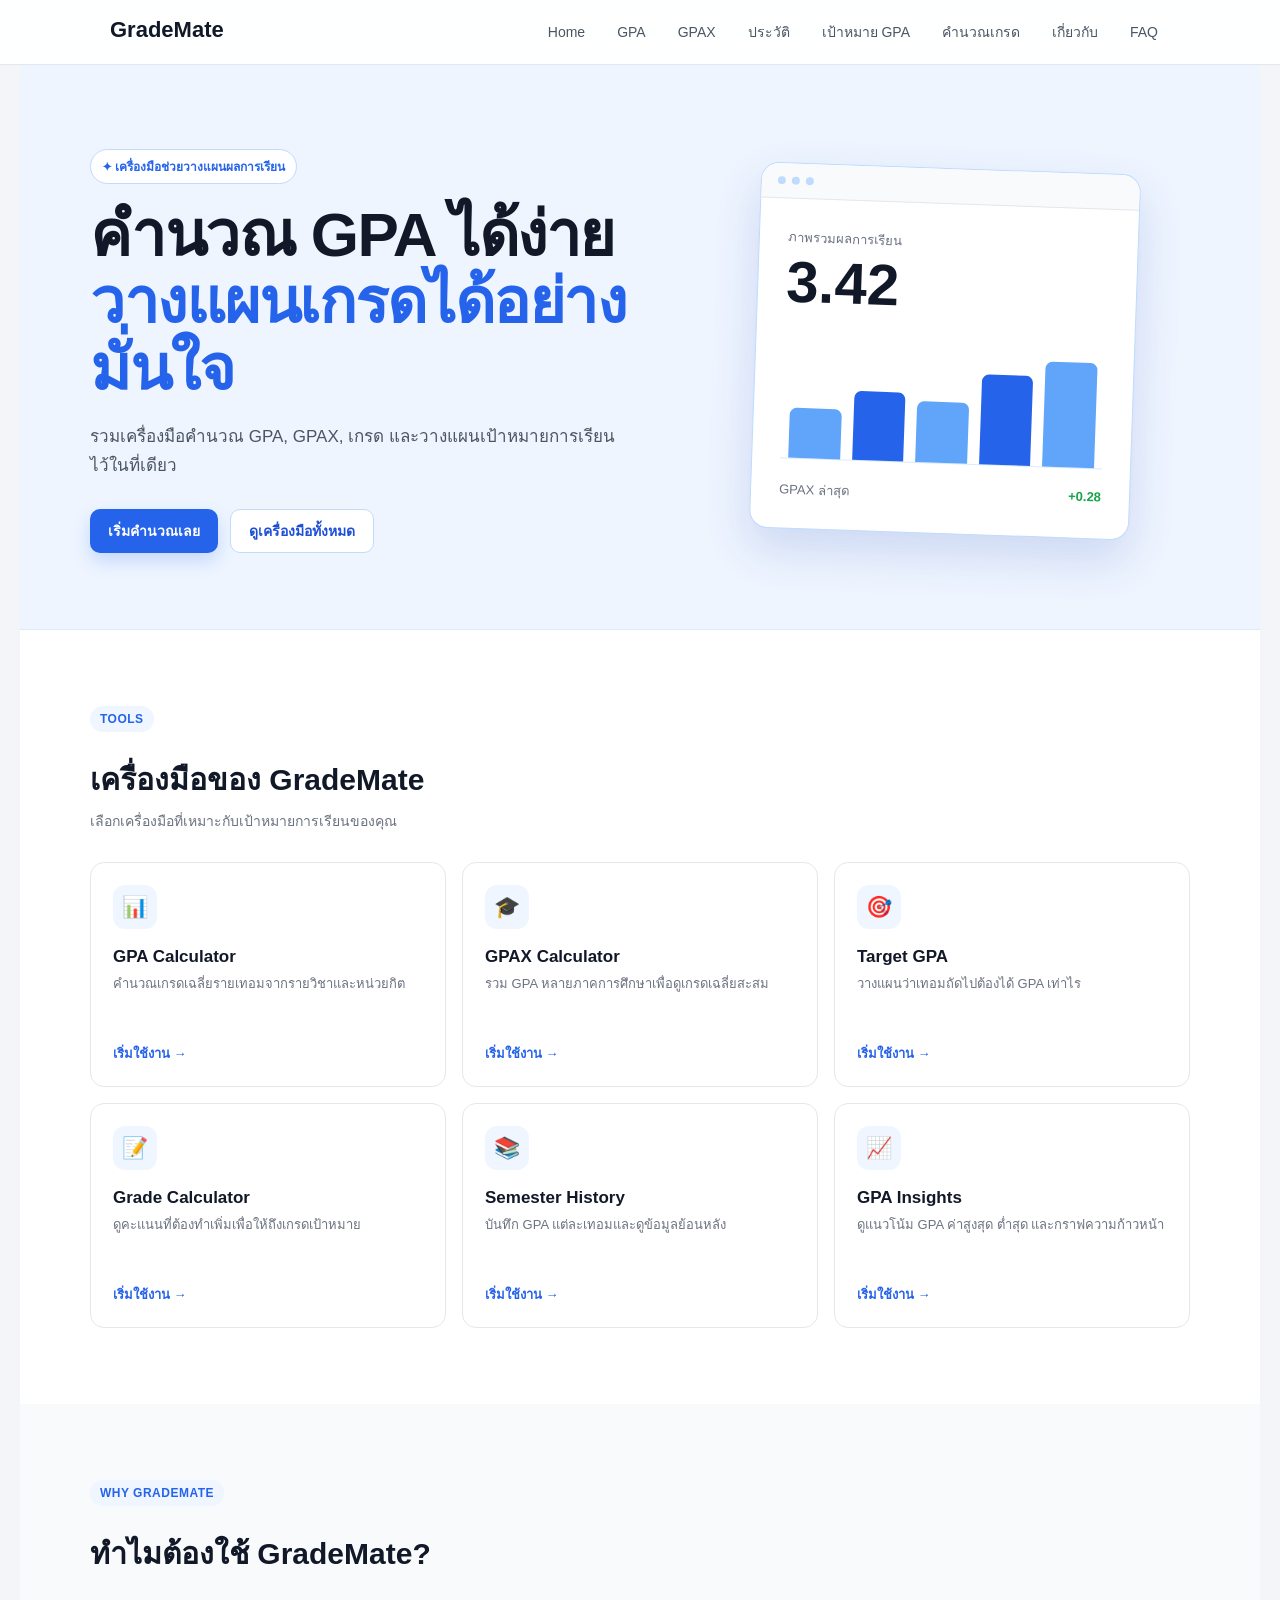
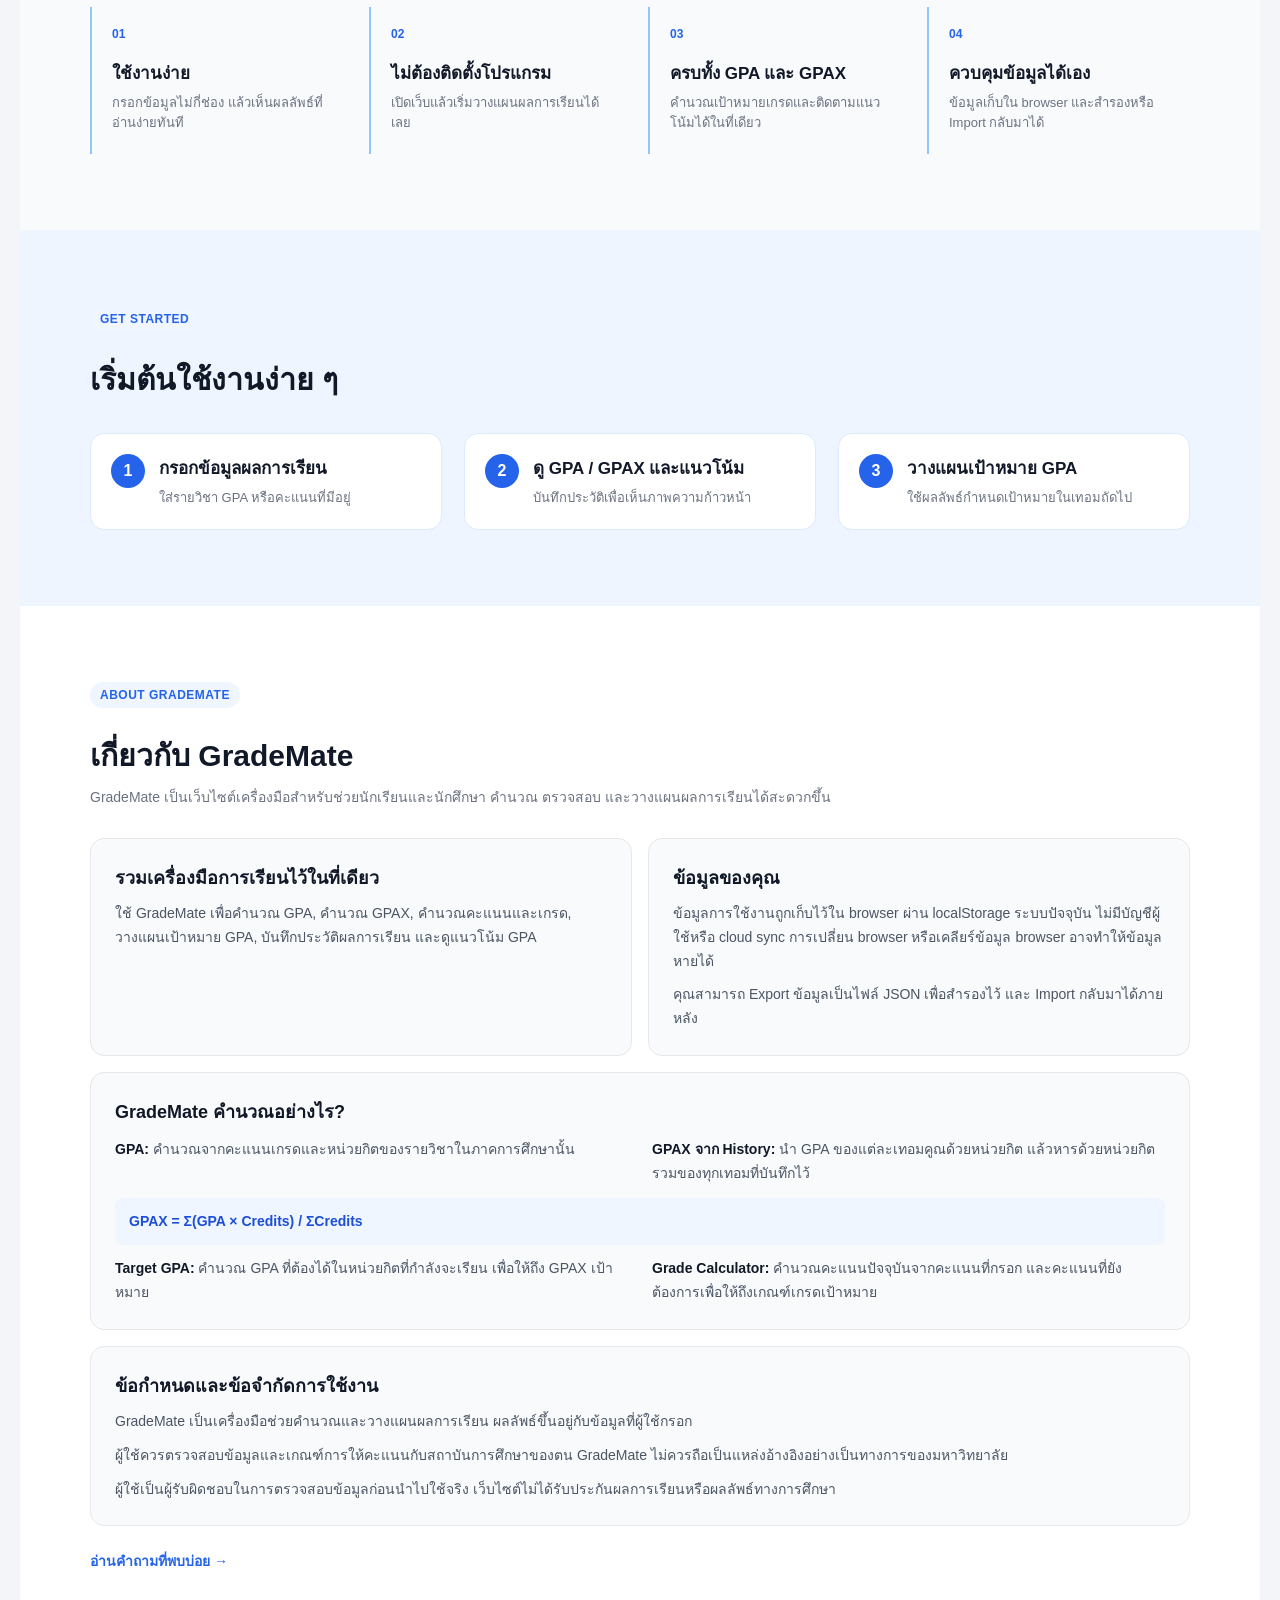
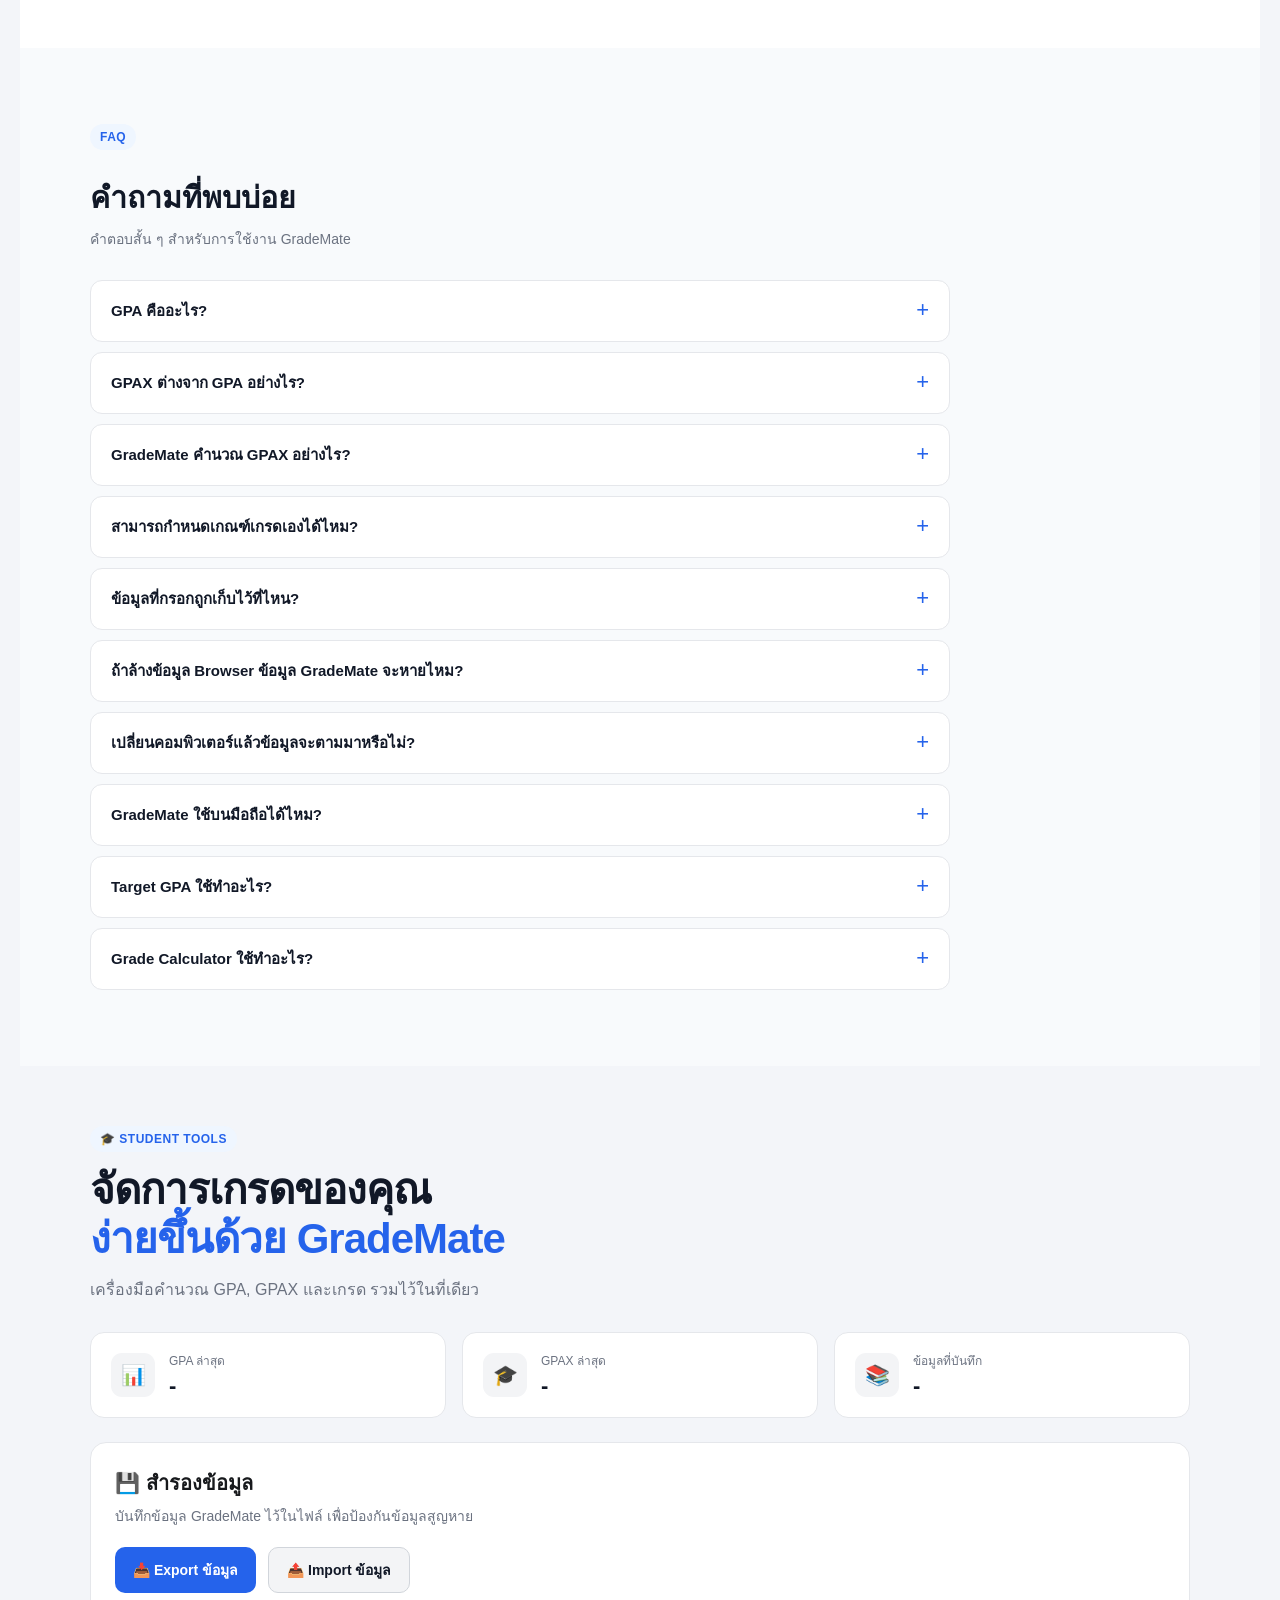
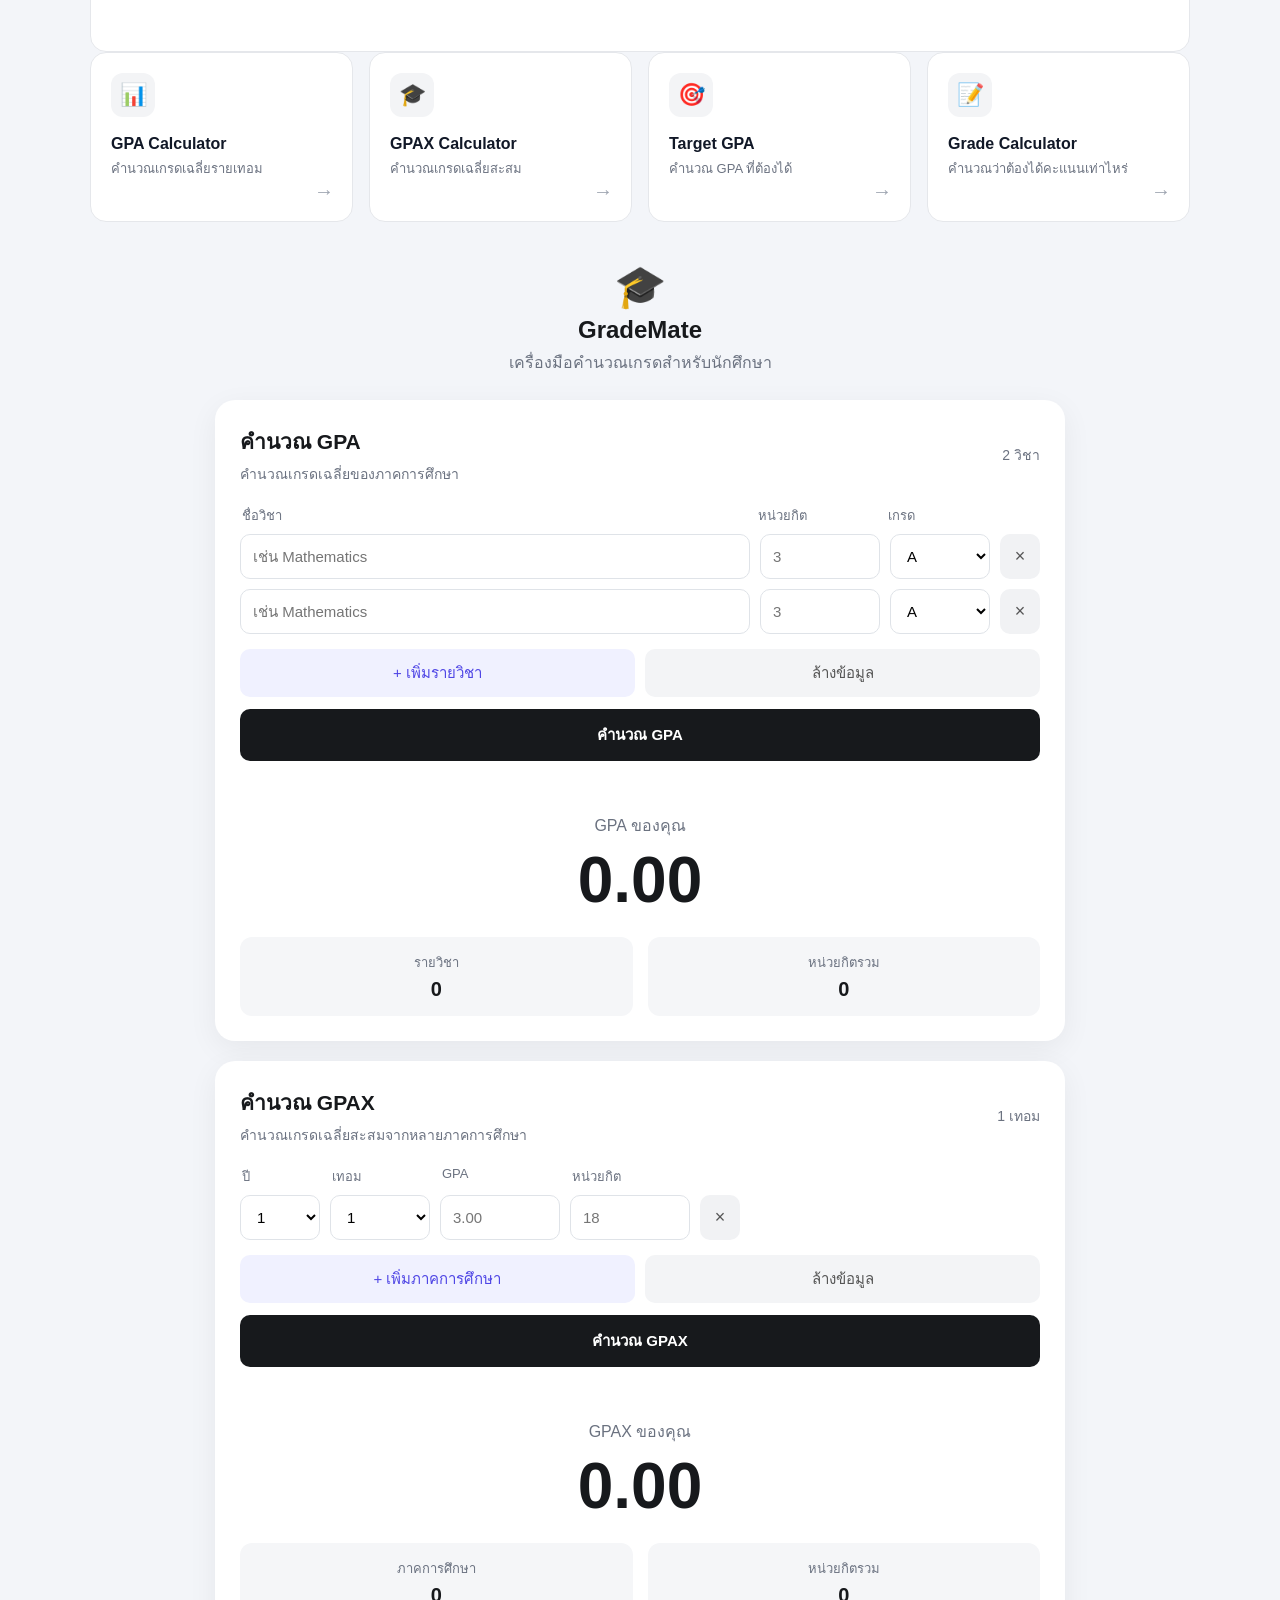
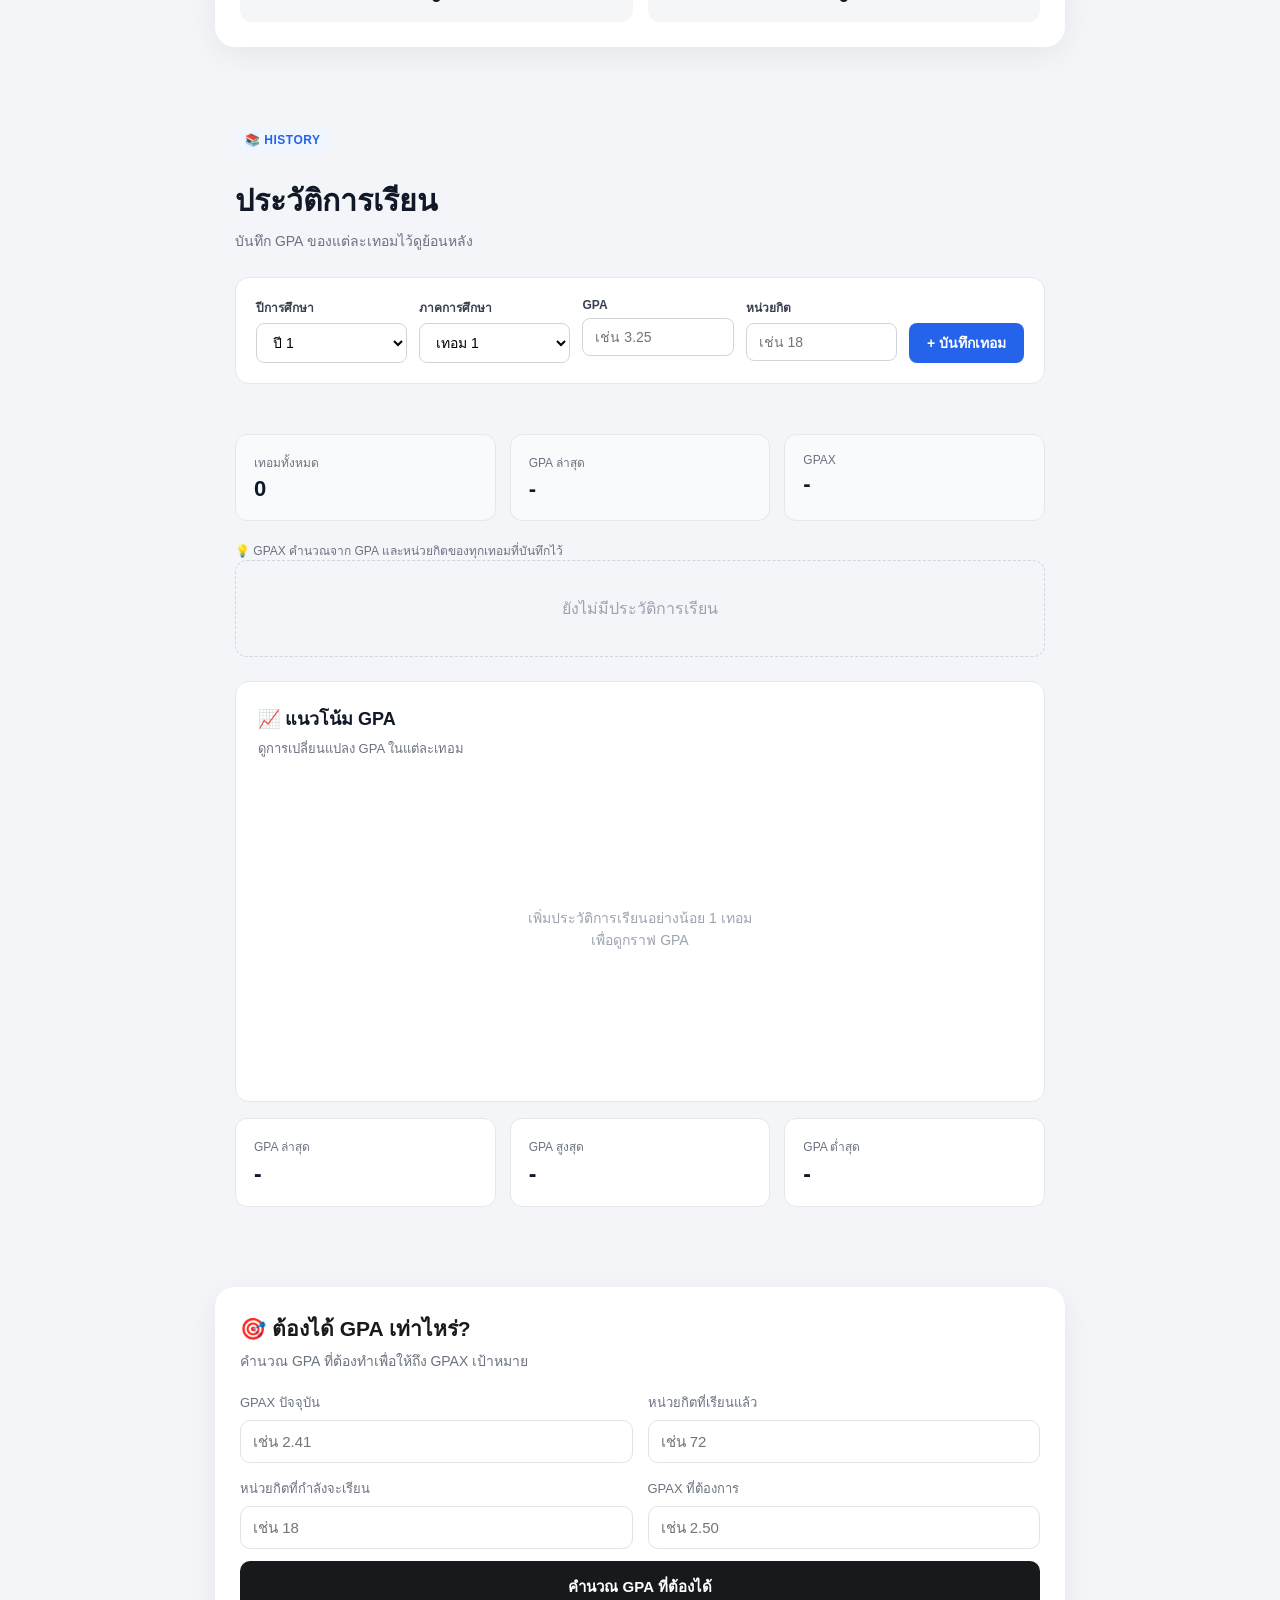
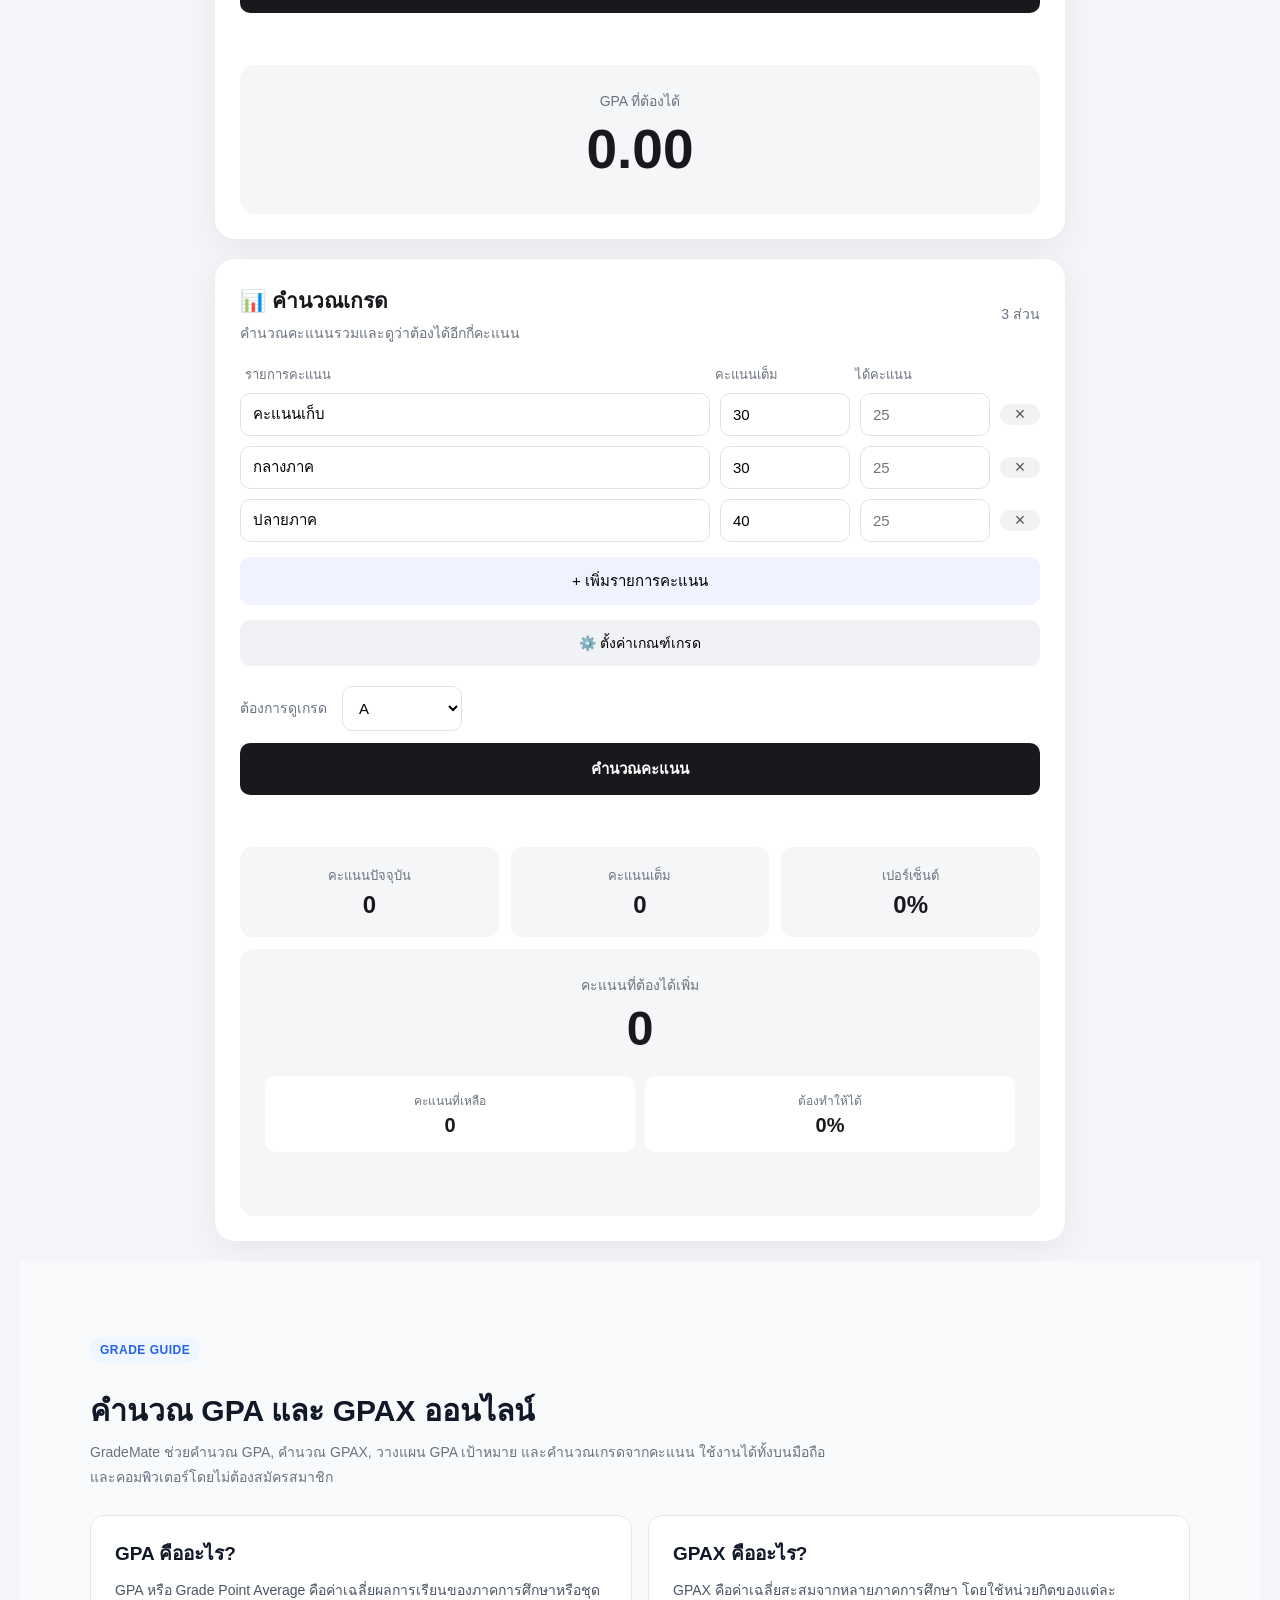
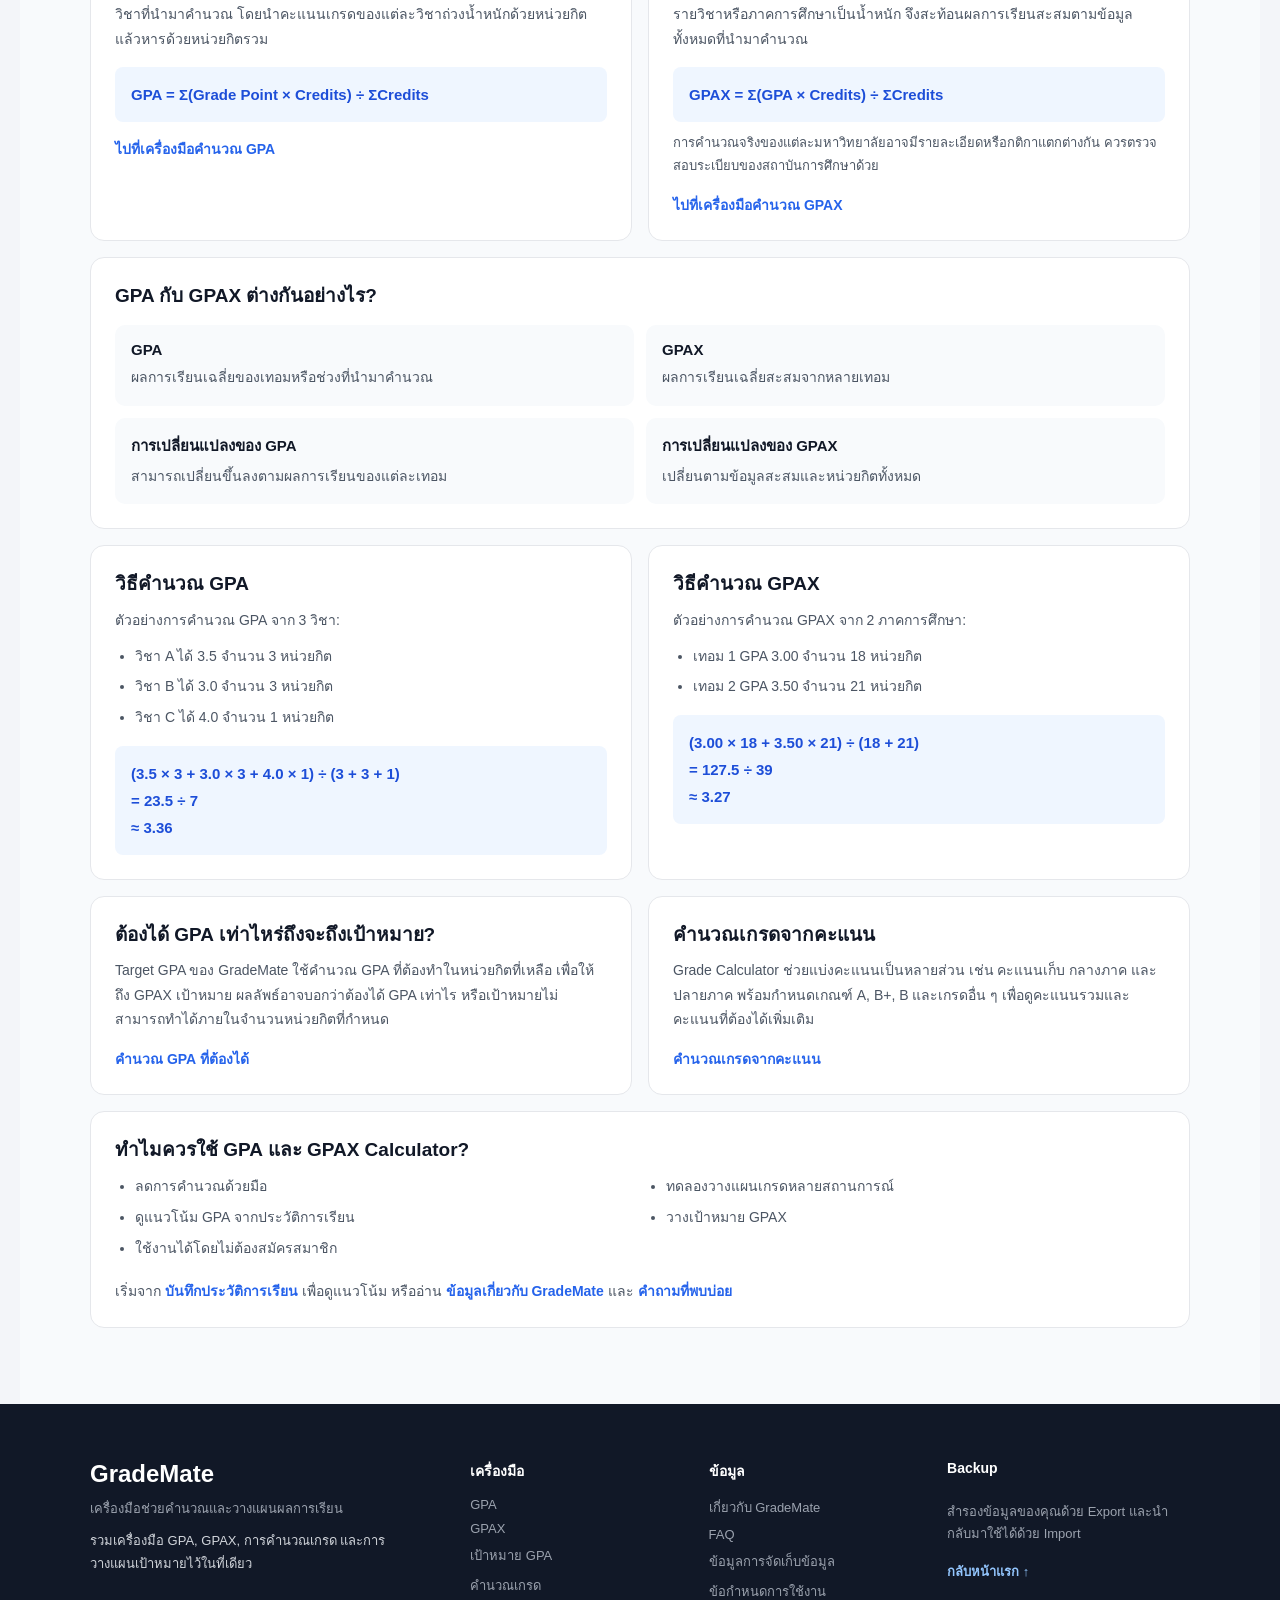
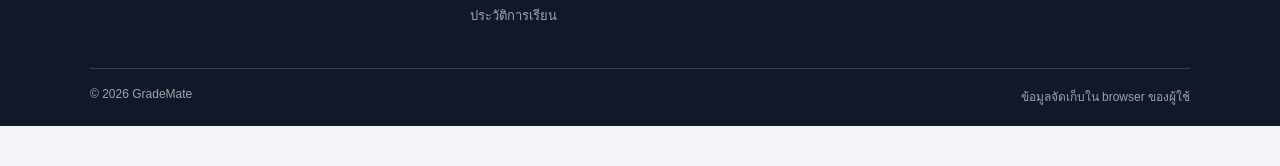
<file: index.html>
<!DOCTYPE html>
<html lang="th">
<head>
    <meta charset="UTF-8">
    <meta name="viewport" content="width=device-width, initial-scale=1.0">

    <meta
        name="description"
        content="GradeMate เครื่องมือคำนวณ GPA, GPAX, เกรด และวางแผนเป้าหมาย GPA สำหรับนักเรียนและนักศึกษา พร้อมบันทึกประวัติการเรียน"
    >

    <meta property="og:title" content="GradeMate - คำนวณ GPA, GPAX และวางแผนเกรด">
    <meta property="og:description" content="รวมเครื่องมือคำนวณ GPA, GPAX, เกรด และวางแผนเป้าหมาย GPA ไว้ในที่เดียว">
    <meta property="og:type" content="website">
    <meta property="og:url" content="https://sattrphon-pixel.github.io/grademate/">

    <meta name="twitter:card" content="summary">
    <meta name="twitter:title" content="GradeMate - คำนวณ GPA, GPAX และวางแผนเกรด">
    <meta name="twitter:description" content="รวมเครื่องมือคำนวณ GPA, GPAX, เกรด และวางแผนเป้าหมาย GPA ไว้ในที่เดียว">

    <meta name="theme-color" content="#2563eb">

    <title>GradeMate - คำนวณ GPA, GPAX และวางแผนเกรด</title>

    <link rel="canonical" href="https://sattrphon-pixel.github.io/grademate/">
    <link rel="icon" type="image/svg+xml" href="favicon.svg">
    <link rel="stylesheet" href="style.css">
</head>

<body>

    <nav class="navbar">
        <div class="nav-container">
            <a href="#home" class="logo">GradeMate</a>

            <div class="nav-links">
                <a href="#home">Home</a>
                <a href="#gpa">GPA</a>
                <a href="#gpax">GPAX</a>
                <a href="#history">ประวัติ</a>
                <a href="#target">เป้าหมาย GPA</a>
                <a href="#grade">คำนวณเกรด</a>
                <a href="#about">เกี่ยวกับ</a>
                <a href="#faq">FAQ</a>
            </div>
        </div>
    </nav>


    <main class="site-main">


    <section class="landing" id="home">
        <div class="landing-container">

            <div class="landing-copy">
                <span class="landing-badge">✦ เครื่องมือช่วยวางแผนผลการเรียน</span>
                <h1>
                    คำนวณ GPA ได้ง่าย<br>
                    <span>วางแผนเกรดได้อย่างมั่นใจ</span>
                </h1>
                <p>
                    รวมเครื่องมือคำนวณ GPA, GPAX, เกรด และวางแผนเป้าหมายการเรียนไว้ในที่เดียว
                </p>

                <div class="landing-actions">
                    <a class="landing-btn primary" href="#gpa">เริ่มคำนวณเลย</a>
                    <a class="landing-btn secondary" href="#tools">ดูเครื่องมือทั้งหมด</a>
                </div>
            </div>

            <div class="landing-visual" aria-label="ตัวอย่างสรุปผลการเรียน">
                <div class="mockup-window">
                    <div class="mockup-topbar" aria-hidden="true">
                        <span></span><span></span><span></span>
                    </div>
                    <div class="mockup-content">
                        <span class="mockup-label">ภาพรวมผลการเรียน</span>
                        <strong>3.42</strong>
                        <div class="mockup-chart" aria-hidden="true">
                            <span style="height: 42%"></span>
                            <span style="height: 58%"></span>
                            <span style="height: 51%"></span>
                            <span style="height: 76%"></span>
                            <span style="height: 88%"></span>
                        </div>
                        <div class="mockup-footer">
                            <span>GPAX ล่าสุด</span>
                            <b>+0.28</b>
                        </div>
                    </div>
                </div>
            </div>

        </div>
    </section>


    <section class="feature-section" id="tools">
        <div class="feature-container">
            <div class="section-heading feature-heading">
                <span class="dashboard-badge">TOOLS</span>
                <h2>เครื่องมือของ GradeMate</h2>
                <p>เลือกเครื่องมือที่เหมาะกับเป้าหมายการเรียนของคุณ</p>
            </div>

            <div class="feature-grid">
                <a class="feature-card" href="#gpa">
                    <span class="feature-icon" aria-hidden="true">📊</span>
                    <h3>GPA Calculator</h3>
                    <p>คำนวณเกรดเฉลี่ยรายเทอมจากรายวิชาและหน่วยกิต</p>
                    <span class="feature-link">เริ่มใช้งาน →</span>
                </a>

                <a class="feature-card" href="#gpax">
                    <span class="feature-icon" aria-hidden="true">🎓</span>
                    <h3>GPAX Calculator</h3>
                    <p>รวม GPA หลายภาคการศึกษาเพื่อดูเกรดเฉลี่ยสะสม</p>
                    <span class="feature-link">เริ่มใช้งาน →</span>
                </a>

                <a class="feature-card" href="#target">
                    <span class="feature-icon" aria-hidden="true">🎯</span>
                    <h3>Target GPA</h3>
                    <p>วางแผนว่าเทอมถัดไปต้องได้ GPA เท่าไร</p>
                    <span class="feature-link">เริ่มใช้งาน →</span>
                </a>

                <a class="feature-card" href="#grade">
                    <span class="feature-icon" aria-hidden="true">📝</span>
                    <h3>Grade Calculator</h3>
                    <p>ดูคะแนนที่ต้องทำเพิ่มเพื่อให้ถึงเกรดเป้าหมาย</p>
                    <span class="feature-link">เริ่มใช้งาน →</span>
                </a>

                <a class="feature-card" href="#history">
                    <span class="feature-icon" aria-hidden="true">📚</span>
                    <h3>Semester History</h3>
                    <p>บันทึก GPA แต่ละเทอมและดูข้อมูลย้อนหลัง</p>
                    <span class="feature-link">เริ่มใช้งาน →</span>
                </a>

                <a class="feature-card" href="#history">
                    <span class="feature-icon" aria-hidden="true">📈</span>
                    <h3>GPA Insights</h3>
                    <p>ดูแนวโน้ม GPA ค่าสูงสุด ต่ำสุด และกราฟความก้าวหน้า</p>
                    <span class="feature-link">เริ่มใช้งาน →</span>
                </a>
            </div>
        </div>
    </section>


    <section class="value-section">
        <div class="value-container">
            <div class="section-heading feature-heading">
                <span class="dashboard-badge">WHY GRADEMATE</span>
                <h2>ทำไมต้องใช้ GradeMate?</h2>
            </div>

            <div class="value-grid">
                <div class="value-item">
                    <span class="value-number" aria-hidden="true">01</span>
                    <h3>ใช้งานง่าย</h3>
                    <p>กรอกข้อมูลไม่กี่ช่อง แล้วเห็นผลลัพธ์ที่อ่านง่ายทันที</p>
                </div>
                <div class="value-item">
                    <span class="value-number" aria-hidden="true">02</span>
                    <h3>ไม่ต้องติดตั้งโปรแกรม</h3>
                    <p>เปิดเว็บแล้วเริ่มวางแผนผลการเรียนได้เลย</p>
                </div>
                <div class="value-item">
                    <span class="value-number" aria-hidden="true">03</span>
                    <h3>ครบทั้ง GPA และ GPAX</h3>
                    <p>คำนวณเป้าหมายเกรดและติดตามแนวโน้มได้ในที่เดียว</p>
                </div>
                <div class="value-item">
                    <span class="value-number" aria-hidden="true">04</span>
                    <h3>ควบคุมข้อมูลได้เอง</h3>
                    <p>ข้อมูลเก็บใน browser และสำรองหรือ Import กลับมาได้</p>
                </div>
            </div>
        </div>
    </section>


    <section class="steps-section">
        <div class="steps-container">
            <div class="section-heading feature-heading">
                <span class="dashboard-badge">GET STARTED</span>
                <h2>เริ่มต้นใช้งานง่าย ๆ</h2>
            </div>

            <div class="steps-grid">
                <div class="step-item">
                    <span class="step-number">1</span>
                    <div><h3>กรอกข้อมูลผลการเรียน</h3><p>ใส่รายวิชา GPA หรือคะแนนที่มีอยู่</p></div>
                </div>
                <div class="step-item">
                    <span class="step-number">2</span>
                    <div><h3>ดู GPA / GPAX และแนวโน้ม</h3><p>บันทึกประวัติเพื่อเห็นภาพความก้าวหน้า</p></div>
                </div>
                <div class="step-item">
                    <span class="step-number">3</span>
                    <div><h3>วางแผนเป้าหมาย GPA</h3><p>ใช้ผลลัพธ์กำหนดเป้าหมายในเทอมถัดไป</p></div>
                </div>
            </div>
        </div>
    </section>


    <section class="about-section" id="about">
        <div class="about-container">
            <div class="section-heading feature-heading">
                <span class="dashboard-badge">ABOUT GRADEMATE</span>
                <h2>เกี่ยวกับ GradeMate</h2>
                <p>
                    GradeMate เป็นเว็บไซต์เครื่องมือสำหรับช่วยนักเรียนและนักศึกษา
                    คำนวณ ตรวจสอบ และวางแผนผลการเรียนได้สะดวกขึ้น
                </p>
            </div>

            <div class="about-grid">
                <div class="about-card">
                    <h3>รวมเครื่องมือการเรียนไว้ในที่เดียว</h3>
                    <p>
                        ใช้ GradeMate เพื่อคำนวณ GPA, คำนวณ GPAX, คำนวณคะแนนและเกรด,
                        วางแผนเป้าหมาย GPA, บันทึกประวัติผลการเรียน และดูแนวโน้ม GPA
                    </p>
                </div>

                <div class="about-card" id="privacy">
                    <h3>ข้อมูลของคุณ</h3>
                    <p>
                        ข้อมูลการใช้งานถูกเก็บไว้ใน browser ผ่าน localStorage ระบบปัจจุบัน
                        ไม่มีบัญชีผู้ใช้หรือ cloud sync การเปลี่ยน browser หรือเคลียร์ข้อมูล browser
                        อาจทำให้ข้อมูลหายได้
                    </p>
                    <p>
                        คุณสามารถ Export ข้อมูลเป็นไฟล์ JSON เพื่อสำรองไว้ และ Import กลับมาได้ภายหลัง
                    </p>
                </div>

                <div class="about-card about-wide">
                    <h3>GradeMate คำนวณอย่างไร?</h3>
                    <div class="calculation-list">
                        <p><strong>GPA:</strong> คำนวณจากคะแนนเกรดและหน่วยกิตของรายวิชาในภาคการศึกษานั้น</p>
                        <p><strong>GPAX จาก History:</strong> นำ GPA ของแต่ละเทอมคูณด้วยหน่วยกิต แล้วหารด้วยหน่วยกิตรวมของทุกเทอมที่บันทึกไว้</p>
                        <p class="calculation-formula">GPAX = Σ(GPA × Credits) / ΣCredits</p>
                        <p><strong>Target GPA:</strong> คำนวณ GPA ที่ต้องได้ในหน่วยกิตที่กำลังจะเรียน เพื่อให้ถึง GPAX เป้าหมาย</p>
                        <p><strong>Grade Calculator:</strong> คำนวณคะแนนปัจจุบันจากคะแนนที่กรอก และคะแนนที่ยังต้องการเพื่อให้ถึงเกณฑ์เกรดเป้าหมาย</p>
                    </div>
                </div>

                <div class="about-card about-wide" id="terms">
                    <h3>ข้อกำหนดและข้อจำกัดการใช้งาน</h3>
                    <p>
                        GradeMate เป็นเครื่องมือช่วยคำนวณและวางแผนผลการเรียน
                        ผลลัพธ์ขึ้นอยู่กับข้อมูลที่ผู้ใช้กรอก
                    </p>
                    <p>
                        ผู้ใช้ควรตรวจสอบข้อมูลและเกณฑ์การให้คะแนนกับสถาบันการศึกษาของตน
                        GradeMate ไม่ควรถือเป็นแหล่งอ้างอิงอย่างเป็นทางการของมหาวิทยาลัย
                    </p>
                    <p>
                        ผู้ใช้เป็นผู้รับผิดชอบในการตรวจสอบข้อมูลก่อนนำไปใช้จริง
                        เว็บไซต์ไม่ได้รับประกันผลการเรียนหรือผลลัพธ์ทางการศึกษา
                    </p>
                </div>
            </div>

            <a class="text-cta" href="#faq">อ่านคำถามที่พบบ่อย →</a>
        </div>
    </section>


    <section class="faq-section" id="faq">
        <div class="faq-container">
            <div class="section-heading feature-heading">
                <span class="dashboard-badge">FAQ</span>
                <h2>คำถามที่พบบ่อย</h2>
                <p>คำตอบสั้น ๆ สำหรับการใช้งาน GradeMate</p>
            </div>

            <div class="faq-list">
                <details>
                    <summary>GPA คืออะไร?</summary>
                    <p>GPA คือค่าเฉลี่ยผลการเรียนของรายวิชาในภาคการศึกษาหนึ่ง โดยคำนวณตามเกรดและหน่วยกิตของรายวิชา</p>
                </details>
                <details>
                    <summary>GPAX ต่างจาก GPA อย่างไร?</summary>
                    <p>GPA ใช้ดูผลการเรียนของแต่ละภาคการศึกษา ส่วน GPAX ใช้ดูค่าเฉลี่ยสะสมจากหลายภาคการศึกษา ตามข้อมูลและหน่วยกิตที่บันทึกไว้</p>
                </details>
                <details>
                    <summary>GradeMate คำนวณ GPAX อย่างไร?</summary>
                    <p>GradeMate ใช้ GPA ของแต่ละเทอมคูณกับหน่วยกิต จากนั้นนำผลรวมมาหารด้วยหน่วยกิตรวม</p>
                </details>
                <details>
                    <summary>สามารถกำหนดเกณฑ์เกรดเองได้ไหม?</summary>
                    <p>ได้ ผู้ใช้สามารถกำหนดเกณฑ์คะแนนของ A, B+, B, C+, C, D+, D และ F ใน Grade Calculator</p>
                </details>
                <details>
                    <summary>ข้อมูลที่กรอกถูกเก็บไว้ที่ไหน?</summary>
                    <p>ข้อมูลของ GradeMate ถูกเก็บไว้ใน browser ของผู้ใช้ผ่าน localStorage จึงสามารถใช้งานต่อบน browser เดิมได้โดยไม่ต้องกรอกใหม่ทุกครั้ง</p>
                </details>
                <details>
                    <summary>ถ้าล้างข้อมูล Browser ข้อมูล GradeMate จะหายไหม?</summary>
                    <p>มีโอกาสหาย เพราะข้อมูลถูกเก็บไว้ใน localStorage จึงควร Export ข้อมูลเพื่อสำรองไว้ก่อน</p>
                </details>
                <details>
                    <summary>เปลี่ยนคอมพิวเตอร์แล้วข้อมูลจะตามมาหรือไม่?</summary>
                    <p>ข้อมูลจะไม่ซิงค์ไปยังเครื่องใหม่โดยอัตโนมัติ แต่สามารถ Export ข้อมูลจากเครื่องเดิม แล้ว Import ไฟล์ JSON บนเครื่องใหม่ได้</p>
                </details>
                <details>
                    <summary>GradeMate ใช้บนมือถือได้ไหม?</summary>
                    <p>ได้ เว็บไซต์ถูกออกแบบให้รองรับหน้าจอมือถือและ desktop</p>
                </details>
                <details>
                    <summary>Target GPA ใช้ทำอะไร?</summary>
                    <p>ใช้คำนวณว่าในหน่วยกิตถัดไปควรได้ GPA ประมาณเท่าใด เพื่อให้ GPAX ไปถึงเป้าหมายที่กำหนด</p>
                </details>
                <details>
                    <summary>Grade Calculator ใช้ทำอะไร?</summary>
                    <p>ใช้คำนวณคะแนนปัจจุบันและดูว่าต้องได้คะแนนเพิ่มเติมเท่าใด เพื่อให้ถึงเกณฑ์ของเกรดที่เลือก</p>
                </details>
            </div>
        </div>
    </section>


    <section class="dashboard">
        <div class="dashboard-container">

            <div class="dashboard-header">
                <div>
                    <span class="dashboard-badge">🎓 STUDENT TOOLS</span>
                    <h2>จัดการเกรดของคุณ<br><span>ง่ายขึ้นด้วย GradeMate</span></h2>
                    <p>
                        เครื่องมือคำนวณ GPA, GPAX และเกรด
                        รวมไว้ในที่เดียว
                    </p>
                </div>
            </div>

            <div class="dashboard-stats">

                <div class="stat-card">
                    <div class="stat-icon">📊</div>
                    <div>
                        <span>GPA ล่าสุด</span>
                        <strong id="dashboardGPA">-</strong>
                    </div>
                </div>

                <div class="stat-card">
                    <div class="stat-icon">🎓</div>
                    <div>
                        <span>GPAX ล่าสุด</span>
                        <strong id="dashboardGPAX">-</strong>
                    </div>
                </div>

                <div class="stat-card">
                    <div class="stat-icon">📚</div>
                    <div>
                        <span>ข้อมูลที่บันทึก</span>
                        <strong id="dashboardDataCount">-</strong>
                    </div>
                </div>

            </div>

            <div class="backup-card">

                <div class="backup-header">
                    <div>
                        <h3>💾 สำรองข้อมูล</h3>
                        <p>บันทึกข้อมูล GradeMate ไว้ในไฟล์ เพื่อป้องกันข้อมูลสูญหาย</p>
                    </div>
                </div>

                <div class="backup-actions">

                    <button
                        class="backup-btn export"
                        onclick="exportGradeMateData()"
                    >
                        📥 Export ข้อมูล
                    </button>

                    <button
                        class="backup-btn import"
                        onclick="document.getElementById('importFile').click()"
                    >
                        📤 Import ข้อมูล
                    </button>

                    <input
                        type="file"
                        id="importFile"
                        aria-label="เลือกไฟล์สำรอง GradeMate"
                        accept=".json,application/json"
                        style="display:none"
                        onchange="importGradeMateData(event)"
                    >

                </div>

                <div id="backupStatus" class="backup-status"></div>

            </div>

            <div class="dashboard-cards">

                <a href="#gpa" class="dashboard-card">
                    <div class="dashboard-icon">📊</div>
                    <div>
                        <h3>GPA Calculator</h3>
                        <p>คำนวณเกรดเฉลี่ยรายเทอม</p>
                    </div>
                    <span class="card-arrow">→</span>
                </a>

                <a href="#gpax" class="dashboard-card">
                    <div class="dashboard-icon">🎓</div>
                    <div>
                        <h3>GPAX Calculator</h3>
                        <p>คำนวณเกรดเฉลี่ยสะสม</p>
                    </div>
                    <span class="card-arrow">→</span>
                </a>

                <a href="#target" class="dashboard-card">
                    <div class="dashboard-icon">🎯</div>
                    <div>
                        <h3>Target GPA</h3>
                        <p>คำนวณ GPA ที่ต้องได้</p>
                    </div>
                    <span class="card-arrow">→</span>
                </a>

                <a href="#grade" class="dashboard-card">
                    <div class="dashboard-icon">📝</div>
                    <div>
                        <h3>Grade Calculator</h3>
                        <p>คำนวณว่าต้องได้คะแนนเท่าไหร่</p>
                    </div>
                    <span class="card-arrow">→</span>
                </a>

            </div>

        </div>
    </section>


    <div class="container">

        <header>
            <div class="logo">🎓</div>
            <h2>GradeMate</h2>
            <p>เครื่องมือคำนวณเกรดสำหรับนักศึกษา</p>
        </header>


        <!-- GPA -->

        <section class="card" id="gpa">

            <div class="section-title">
                <div>
                    <h2>คำนวณ GPA</h2>
                    <p>คำนวณเกรดเฉลี่ยของภาคการศึกษา</p>
                </div>

                <span id="courseCount">1 วิชา</span>
            </div>


            <div class="table-header">
                <span>ชื่อวิชา</span>
                <span>หน่วยกิต</span>
                <span>เกรด</span>
                <span></span>
            </div>


            <div id="courses">

                <div class="course">

                    <input
                        type="text"
                        class="subject"
                        placeholder="เช่น Mathematics"
                    >

                    <input
                        type="number"
                        class="credit"
                        placeholder="3"
                        min="0.5"
                        step="0.5"
                    >

                    <select
                        class="grade"
                        aria-label="เกรด"
                    >
                        <option value="4">A</option>
                        <option value="3.5">B+</option>
                        <option value="3">B</option>
                        <option value="2.5">C+</option>
                        <option value="2">C</option>
                        <option value="1.5">D+</option>
                        <option value="1">D</option>
                        <option value="0">F</option>
                    </select>

                    <button
                        class="remove"
                        type="button"
                        onclick="removeCourse(this)"
                        aria-label="ลบรายวิชา"
                    >
                        ×
                    </button>

                </div>

            </div>


            <div class="actions">

                <button
                    class="add"
                    onclick="addCourse()"
                >
                    + เพิ่มรายวิชา
                </button>

                <button
                    class="reset"
                    onclick="resetCourses()"
                >
                    ล้างข้อมูล
                </button>

            </div>


            <button
                class="calculate"
                onclick="calculateGPA()"
            >
                คำนวณ GPA
            </button>


            <div id="error"></div>


            <div class="result">

                <div class="result-main">

                    <span>GPA ของคุณ</span>

                    <strong id="result">
                        0.00
                    </strong>

                </div>


                <div class="stats">

                    <div>
                        <span>รายวิชา</span>
                        <strong id="totalCourses">0</strong>
                    </div>

                    <div>
                        <span>หน่วยกิตรวม</span>
                        <strong id="totalCredits">0</strong>
                    </div>

                </div>

            </div>

        </section>



        <!-- GPAX -->

<section class="card gpax-card" id="gpax">

    <div class="section-title">

        <div>
            <h2>คำนวณ GPAX</h2>
            <p>คำนวณเกรดเฉลี่ยสะสมจากหลายภาคการศึกษา</p>
        </div>

        <span id="semesterCount">
            0 เทอม
        </span>

    </div>


    <div class="semester-header">

        <span>ปี</span>
        <span>เทอม</span>
        <span>GPA</span>
        <span>หน่วยกิต</span>
        <span></span>

    </div>


    <div id="semesters"></div>


    <div class="actions">

        <button
            class="add"
            onclick="addSemester()"
        >
            + เพิ่มภาคการศึกษา
        </button>

        <button
            class="reset"
            onclick="resetSemesters()"
        >
            ล้างข้อมูล
        </button>

    </div>


    <button
        class="calculate"
        onclick="calculateGPAX()"
    >
        คำนวณ GPAX
    </button>


    <div id="gpaxError"></div>


    <div class="result">

        <div class="result-main">

            <span>GPAX ของคุณ</span>

            <strong id="gpaxResult">
                0.00
            </strong>

        </div>


        <div class="stats">

            <div>
                <span>ภาคการศึกษา</span>
                <strong id="totalSemesters">0</strong>
            </div>

            <div>
                <span>หน่วยกิตรวม</span>
                <strong id="totalGPAXCredits">0</strong>
            </div>

        </div>

    </div>

</section>


        <!-- SEMESTER HISTORY -->

        <section class="history-section" id="history">
            <div class="history-container">

                <div class="section-heading">
                    <span class="dashboard-badge">📚 HISTORY</span>
                    <h2>ประวัติการเรียน</h2>
                    <p>บันทึก GPA ของแต่ละเทอมไว้ดูย้อนหลัง</p>
                </div>

                <div class="history-form">

                    <div class="history-input">
                        <label for="historyYear">ปีการศึกษา</label>
                        <select id="historyYear">
                            <option value="1">ปี 1</option>
                            <option value="2">ปี 2</option>
                            <option value="3">ปี 3</option>
                            <option value="4">ปี 4</option>
                            <option value="5">ปี 5</option>
                            <option value="6">ปี 6</option>
                        </select>
                    </div>

                    <div class="history-input">
                        <label for="historySemester">ภาคการศึกษา</label>
                        <select id="historySemester">
                            <option value="1">เทอม 1</option>
                            <option value="2">เทอม 2</option>
                            <option value="3">ภาคฤดูร้อน</option>
                        </select>
                    </div>

                    <div class="history-input">
                        <label for="historyGPA">GPA</label>
                        <input
                            type="number"
                            id="historyGPA"
                            min="0"
                            max="4"
                            step="0.01"
                            placeholder="เช่น 3.25"
                        >
                    </div>

                    <div class="history-input">
                        <label for="historyCredits">หน่วยกิต</label>
                        <input
                            type="number"
                            id="historyCredits"
                            min="0"
                            max="999"
                            step="0.5"
                            placeholder="เช่น 18"
                        >
                    </div>

                    <button class="history-add-btn" onclick="addHistory()">
                        + บันทึกเทอม
                    </button>

                </div>

                <div id="historyError" class="history-error"></div>

                <div class="history-summary">
                    <div>
                        <span>เทอมทั้งหมด</span>
                        <strong id="historyCount">0</strong>
                    </div>

                    <div>
                        <span>GPA ล่าสุด</span>
                        <strong id="historyLatestGPA">-</strong>
                    </div>

                    <div>
                        <span>GPAX</span>
                        <strong id="historyGPAX">-</strong>
                    </div>
                </div>

                <p class="history-note">
                    💡 GPAX คำนวณจาก GPA และหน่วยกิตของทุกเทอมที่บันทึกไว้
                </p>

                <div id="historyList" class="history-list"></div>

                <div class="history-chart-card">

                    <div class="chart-header">
                        <div>
                            <h3>📈 แนวโน้ม GPA</h3>
                            <p>ดูการเปลี่ยนแปลง GPA ในแต่ละเทอม</p>
                        </div>
                    </div>

                    <div class="gpa-chart-wrapper">
                        <canvas id="gpaChart"></canvas>

                        <div id="chartEmpty" class="chart-empty">
                            เพิ่มประวัติการเรียนอย่างน้อย 1 เทอม<br>
                            เพื่อดูกราฟ GPA
                        </div>
                    </div>

                </div>

                <div class="history-insights">

                    <div class="insight-card">
                        <span>GPA ล่าสุด</span>
                        <strong id="insightLatest">-</strong>
                    </div>

                    <div class="insight-card">
                        <span>GPA สูงสุด</span>
                        <strong id="insightHighest">-</strong>
                    </div>

                    <div class="insight-card">
                        <span>GPA ต่ำสุด</span>
                        <strong id="insightLowest">-</strong>
                    </div>

                </div>

                <div id="gpaTrend" class="gpa-trend"></div>

            </div>
        </section>


        <!-- TARGET GPA -->

        <section class="card target-card" id="target">

            <div class="section-title">

                <div>
                    <h2>🎯 ต้องได้ GPA เท่าไหร่?</h2>
                    <p>คำนวณ GPA ที่ต้องทำเพื่อให้ถึง GPAX เป้าหมาย</p>
                </div>

            </div>


            <div class="target-form">

                <div class="form-group">

                    <label for="currentGPAX">
                        GPAX ปัจจุบัน
                    </label>

                    <input
                        type="number"
                        id="currentGPAX"
                        placeholder="เช่น 2.41"
                        min="0"
                        max="4"
                        step="0.01"
                        inputmode="decimal"
                    >

                </div>


                <div class="form-group">

                    <label for="completedCredits">
                        หน่วยกิตที่เรียนแล้ว
                    </label>

                    <input
                        type="number"
                        id="completedCredits"
                        placeholder="เช่น 72"
                        min="0"
                        step="0.5"
                        inputmode="decimal"
                    >

                </div>


                <div class="form-group">

                    <label for="nextCredits">
                        หน่วยกิตที่กำลังจะเรียน
                    </label>

                    <input
                        type="number"
                        id="nextCredits"
                        placeholder="เช่น 18"
                        min="0.5"
                        step="0.5"
                        inputmode="decimal"
                    >

                </div>


                <div class="form-group">

                    <label for="targetGPAX">
                        GPAX ที่ต้องการ
                    </label>

                    <input
                        type="number"
                        id="targetGPAX"
                        placeholder="เช่น 2.50"
                        min="0"
                        max="4"
                        step="0.01"
                        inputmode="decimal"
                    >

                </div>

            </div>


            <button
                class="calculate"
                onclick="calculateTargetGPA()"
            >
                คำนวณ GPA ที่ต้องได้
            </button>


            <div id="targetError"></div>


            <div
                class="target-result"
                id="targetResult"
            >

                <span>
                    GPA ที่ต้องได้
                </span>

                <strong id="requiredGPA">
                    0.00
                </strong>

                <p id="targetMessage"></p>

            </div>

        </section>

        <!-- GRADE CALCULATOR -->

        <section class="card grade-card" id="grade">

            <div class="section-title">

                <div>
                    <h2>📊 คำนวณเกรด</h2>
                    <p>คำนวณคะแนนรวมและดูว่าต้องได้อีกกี่คะแนน</p>
                </div>

                <span id="scoreCount">
                    3 ส่วน
                </span>

            </div>


            <div class="score-header">

                <span>รายการคะแนน</span>
                <span>คะแนนเต็ม</span>
                <span>ได้คะแนน</span>
                <span></span>

            </div>


            <div id="scores"></div>


            <button
                class="add-score"
                onclick="addScore()"
            >
                + เพิ่มรายการคะแนน
            </button>


            <div class="grade-settings">

                <button
                    class="settings-button"
                    onclick="openGradeSettings()"
                >
                    ⚙️ ตั้งค่าเกณฑ์เกรด
                </button>

            </div>


            <div class="grade-target">

                <label for="targetGrade">
                    ต้องการดูเกรด
                </label>

                <select id="targetGrade">

                    <option value="A">A</option>
                    <option value="B+">B+</option>
                    <option value="B">B</option>
                    <option value="C+">C+</option>
                    <option value="C">C</option>
                    <option value="D+">D+</option>
                    <option value="D">D</option>
                    <option value="F">F</option>

                </select>

            </div>


            <button
                class="calculate"
                onclick="calculateGrade()"
            >
                คำนวณคะแนน
            </button>


            <div id="gradeError"></div>


            <div class="grade-result">

                <div class="score-summary">

                    <div>
                        <span>คะแนนปัจจุบัน</span>
                        <strong id="currentScore">0</strong>
                    </div>

                    <div>
                        <span>คะแนนเต็ม</span>
                        <strong id="totalScore">0</strong>
                    </div>

                    <div>
                        <span>เปอร์เซ็นต์</span>
                        <strong id="scorePercent">0%</strong>
                    </div>

                </div>


                <div class="required-score">

                    <span id="requiredTitle">
                        คะแนนที่ต้องได้เพิ่ม
                    </span>

                    <strong id="requiredScore">0</strong>

                    <p id="gradeMessage"></p>

                    <div
                        class="remaining-info"
                        id="remainingInfo"
                    >

                        <div>
                            <span>คะแนนที่เหลือ</span>
                            <strong id="remainingScore">0</strong>
                        </div>

                        <div>
                            <span>ต้องทำให้ได้</span>
                            <strong id="requiredPercent">0%</strong>
                        </div>

                    </div>

                    <div
                        id="gradeStatus"
                        class="grade-status"
                    ></div>

                </div>

            </div>

        </section>

    </div>

    <section class="seo-content-section" aria-labelledby="seo-content-title">
        <div class="seo-content-container">
            <div class="section-heading seo-content-heading">
                <span class="dashboard-badge">GRADE GUIDE</span>
                <h2 id="seo-content-title">คำนวณ GPA และ GPAX ออนไลน์</h2>
                <p>
                    GradeMate ช่วยคำนวณ GPA, คำนวณ GPAX, วางแผน GPA เป้าหมาย และคำนวณเกรดจากคะแนน
                    ใช้งานได้ทั้งบนมือถือและคอมพิวเตอร์โดยไม่ต้องสมัครสมาชิก
                </p>
            </div>

            <div class="seo-content-grid">
                <article class="seo-content-card">
                    <h3>GPA คืออะไร?</h3>
                    <p>
                        GPA หรือ Grade Point Average คือค่าเฉลี่ยผลการเรียนของภาคการศึกษาหรือชุดวิชาที่นำมาคำนวณ
                        โดยนำคะแนนเกรดของแต่ละวิชาถ่วงน้ำหนักด้วยหน่วยกิต แล้วหารด้วยหน่วยกิตรวม
                    </p>
                    <div class="seo-formula" aria-label="สูตรคำนวณ GPA">
                        GPA = Σ(Grade Point × Credits) ÷ ΣCredits
                    </div>
                    <a class="seo-content-link" href="#gpa">ไปที่เครื่องมือคำนวณ GPA</a>
                </article>

                <article class="seo-content-card">
                    <h3>GPAX คืออะไร?</h3>
                    <p>
                        GPAX คือค่าเฉลี่ยสะสมจากหลายภาคการศึกษา โดยใช้หน่วยกิตของแต่ละรายวิชาหรือภาคการศึกษาเป็นน้ำหนัก
                        จึงสะท้อนผลการเรียนสะสมตามข้อมูลทั้งหมดที่นำมาคำนวณ
                    </p>
                    <div class="seo-formula" aria-label="สูตรคำนวณ GPAX">
                        GPAX = Σ(GPA × Credits) ÷ ΣCredits
                    </div>
                    <p class="seo-note">
                        การคำนวณจริงของแต่ละมหาวิทยาลัยอาจมีรายละเอียดหรือกติกาแตกต่างกัน
                        ควรตรวจสอบระเบียบของสถาบันการศึกษาด้วย
                    </p>
                    <a class="seo-content-link" href="#gpax">ไปที่เครื่องมือคำนวณ GPAX</a>
                </article>
            </div>

            <article class="seo-content-block">
                <h3>GPA กับ GPAX ต่างกันอย่างไร?</h3>
                <div class="seo-comparison" role="list">
                    <div class="seo-comparison-item" role="listitem">
                        <strong>GPA</strong>
                        <p>ผลการเรียนเฉลี่ยของเทอมหรือช่วงที่นำมาคำนวณ</p>
                    </div>
                    <div class="seo-comparison-item" role="listitem">
                        <strong>GPAX</strong>
                        <p>ผลการเรียนเฉลี่ยสะสมจากหลายเทอม</p>
                    </div>
                    <div class="seo-comparison-item" role="listitem">
                        <strong>การเปลี่ยนแปลงของ GPA</strong>
                        <p>สามารถเปลี่ยนขึ้นลงตามผลการเรียนของแต่ละเทอม</p>
                    </div>
                    <div class="seo-comparison-item" role="listitem">
                        <strong>การเปลี่ยนแปลงของ GPAX</strong>
                        <p>เปลี่ยนตามข้อมูลสะสมและหน่วยกิตทั้งหมด</p>
                    </div>
                </div>
            </article>

            <div class="seo-content-grid">
                <article class="seo-content-card">
                    <h3>วิธีคำนวณ GPA</h3>
                    <p>ตัวอย่างการคำนวณ GPA จาก 3 วิชา:</p>
                    <ul class="seo-example-list">
                        <li>วิชา A ได้ 3.5 จำนวน 3 หน่วยกิต</li>
                        <li>วิชา B ได้ 3.0 จำนวน 3 หน่วยกิต</li>
                        <li>วิชา C ได้ 4.0 จำนวน 1 หน่วยกิต</li>
                    </ul>
                    <div class="seo-example-formula">
                        (3.5 × 3 + 3.0 × 3 + 4.0 × 1) ÷ (3 + 3 + 1)<br>
                        = 23.5 ÷ 7<br>
                        ≈ 3.36
                    </div>
                </article>

                <article class="seo-content-card">
                    <h3>วิธีคำนวณ GPAX</h3>
                    <p>ตัวอย่างการคำนวณ GPAX จาก 2 ภาคการศึกษา:</p>
                    <ul class="seo-example-list">
                        <li>เทอม 1 GPA 3.00 จำนวน 18 หน่วยกิต</li>
                        <li>เทอม 2 GPA 3.50 จำนวน 21 หน่วยกิต</li>
                    </ul>
                    <div class="seo-example-formula">
                        (3.00 × 18 + 3.50 × 21) ÷ (18 + 21)<br>
                        = 127.5 ÷ 39<br>
                        ≈ 3.27
                    </div>
                </article>
            </div>

            <div class="seo-content-grid">
                <article class="seo-content-card">
                    <h3>ต้องได้ GPA เท่าไหร่ถึงจะถึงเป้าหมาย?</h3>
                    <p>
                        Target GPA ของ GradeMate ใช้คำนวณ GPA ที่ต้องทำในหน่วยกิตที่เหลือ
                        เพื่อให้ถึง GPAX เป้าหมาย ผลลัพธ์อาจบอกว่าต้องได้ GPA เท่าไร
                        หรือเป้าหมายไม่สามารถทำได้ภายในจำนวนหน่วยกิตที่กำหนด
                    </p>
                    <a class="seo-content-link" href="#target">คำนวณ GPA ที่ต้องได้</a>
                </article>

                <article class="seo-content-card">
                    <h3>คำนวณเกรดจากคะแนน</h3>
                    <p>
                        Grade Calculator ช่วยแบ่งคะแนนเป็นหลายส่วน เช่น คะแนนเก็บ กลางภาค และปลายภาค
                        พร้อมกำหนดเกณฑ์ A, B+, B และเกรดอื่น ๆ เพื่อดูคะแนนรวมและคะแนนที่ต้องได้เพิ่มเติม
                    </p>
                    <a class="seo-content-link" href="#grade">คำนวณเกรดจากคะแนน</a>
                </article>
            </div>

            <article class="seo-content-block seo-benefits-block">
                <h3>ทำไมควรใช้ GPA และ GPAX Calculator?</h3>
                <ul class="seo-benefits-list">
                    <li>ลดการคำนวณด้วยมือ</li>
                    <li>ทดลองวางแผนเกรดหลายสถานการณ์</li>
                    <li>ดูแนวโน้ม GPA จากประวัติการเรียน</li>
                    <li>วางเป้าหมาย GPAX</li>
                    <li>ใช้งานได้โดยไม่ต้องสมัครสมาชิก</li>
                </ul>
                <p class="seo-supporting-links">
                    เริ่มจาก <a href="#history">บันทึกประวัติการเรียน</a> เพื่อดูแนวโน้ม
                    หรืออ่าน <a href="#about">ข้อมูลเกี่ยวกับ GradeMate</a> และ <a href="#faq">คำถามที่พบบ่อย</a>
                </p>
            </article>
        </div>
    </section>

    </main>


    <footer class="site-footer" id="footer">
        <div class="footer-container">
            <div class="footer-brand">
                <a class="footer-logo" href="#home">GradeMate</a>
                <p>เครื่องมือช่วยคำนวณและวางแผนผลการเรียน</p>
                <p class="footer-description">
                    รวมเครื่องมือ GPA, GPAX, การคำนวณเกรด และการวางแผนเป้าหมายไว้ในที่เดียว
                </p>
            </div>

            <nav class="footer-column" aria-label="เครื่องมือ">
                <h2>เครื่องมือ</h2>
                <a href="#gpa">GPA</a>
                <a href="#gpax">GPAX</a>
                <a href="#target">เป้าหมาย GPA</a>
                <a href="#grade">คำนวณเกรด</a>
                <a href="#history">ประวัติการเรียน</a>
            </nav>

            <nav class="footer-column" aria-label="ข้อมูลเว็บไซต์">
                <h2>ข้อมูล</h2>
                <a href="#about">เกี่ยวกับ GradeMate</a>
                <a href="#faq">FAQ</a>
                <a href="#privacy">ข้อมูลการจัดเก็บข้อมูล</a>
                <a href="#terms">ข้อกำหนดการใช้งาน</a>
            </nav>

            <div class="footer-column footer-backup">
                <h2>Backup</h2>
                <p>
                    สำรองข้อมูลของคุณด้วย Export และนำกลับมาใช้ได้ด้วย Import
                </p>
                <a href="#home">กลับหน้าแรก ↑</a>
            </div>
        </div>

        <div class="footer-bottom">
            <span>© 2026 GradeMate</span>
            <span>ข้อมูลจัดเก็บใน browser ของผู้ใช้</span>
        </div>
    </footer>


    <button
        id="backToTop"
        class="back-to-top"
        type="button"
        aria-label="กลับขึ้นด้านบน"
        onclick="window.scrollTo({ top: 0, behavior: 'smooth' })"
    >
        ↑
    </button>


    <div
        id="gradeSettingsModal"
        class="modal"
        role="dialog"
        aria-modal="true"
        aria-labelledby="gradeSettingsTitle"
    >

        <div class="modal-box">

            <div class="modal-header">

                <div>
                    <h2 id="gradeSettingsTitle">⚙️ ตั้งค่าเกณฑ์เกรด</h2>

                    <p>
                        กำหนดคะแนนขั้นต่ำของแต่ละเกรด
                    </p>
                </div>

                <button
                    class="modal-close"
                    type="button"
                    aria-label="ปิดหน้าต่างตั้งค่าเกรด"
                    onclick="closeGradeSettings()"
                >
                    ×
                </button>

            </div>


            <div class="grade-settings-list">

                <div class="grade-setting-row">
                    <strong>A</strong>
                    <input type="number" id="threshold-A" aria-label="เกณฑ์เกรด A" min="0" max="100" step="0.01">
                    <span>คะแนนขึ้นไป</span>
                </div>

                <div class="grade-setting-row">
                    <strong>B+</strong>
                    <input type="number" id="threshold-Bplus" aria-label="เกณฑ์เกรด B+" min="0" max="100" step="0.01">
                    <span>คะแนนขึ้นไป</span>
                </div>

                <div class="grade-setting-row">
                    <strong>B</strong>
                    <input type="number" id="threshold-B" aria-label="เกณฑ์เกรด B" min="0" max="100" step="0.01">
                    <span>คะแนนขึ้นไป</span>
                </div>

                <div class="grade-setting-row">
                    <strong>C+</strong>
                    <input type="number" id="threshold-Cplus" aria-label="เกณฑ์เกรด C+" min="0" max="100" step="0.01">
                    <span>คะแนนขึ้นไป</span>
                </div>

                <div class="grade-setting-row">
                    <strong>C</strong>
                    <input type="number" id="threshold-C" aria-label="เกณฑ์เกรด C" min="0" max="100" step="0.01">
                    <span>คะแนนขึ้นไป</span>
                </div>

                <div class="grade-setting-row">
                    <strong>D+</strong>
                    <input type="number" id="threshold-Dplus" aria-label="เกณฑ์เกรด D+" min="0" max="100" step="0.01">
                    <span>คะแนนขึ้นไป</span>
                </div>

                <div class="grade-setting-row">
                    <strong>D</strong>
                    <input type="number" id="threshold-D" aria-label="เกณฑ์เกรด D" min="0" max="100" step="0.01">
                    <span>คะแนนขึ้นไป</span>
                </div>

                <div class="grade-setting-row">
                    <strong>F</strong>
                    <input type="number" id="threshold-F" aria-label="เกณฑ์เกรด F" min="0" max="100" step="0.01">
                    <span>คะแนนขึ้นไป</span>
                </div>

            </div>


            <div id="settingsError" class="settings-error"></div>


            <div class="modal-actions">

                <button
                    class="reset-settings"
                    onclick="resetGradeSettings()"
                >
                    คืนค่าเริ่มต้น
                </button>

                <button
                    class="save-settings"
                    onclick="saveGradeSettings()"
                >
                    บันทึก
                </button>

            </div>

        </div>

    </div>


    <script src="script.js"></script>

</body>
</html>
</file>
<file: style.css>
* {
    box-sizing: border-box;
    margin: 0;
    padding: 0;
}

body {
    font-family: Arial, sans-serif;
    background: #f3f5f9;
    color: #17191c;
    min-height: 100vh;
    padding: 40px 20px;
}

.container {
    width: 100%;
    max-width: 850px;
    margin: auto;
}

header {
    text-align: center;
    margin-bottom: 25px;
}

.logo {
    font-size: 42px;
    margin-bottom: 5px;
}

h1 {
    font-size: 32px;
}

header p {
    color: #6b7280;
    margin-top: 6px;
}

.card {
    background: white;
    border-radius: 20px;
    padding: 25px;
    box-shadow: 0 8px 30px rgba(0, 0, 0, 0.06);
    margin-bottom: 20px;
}

.section-title {
    display: flex;
    justify-content: space-between;
    align-items: center;
    margin-bottom: 20px;
}

.section-title h2 {
    font-size: 21px;
}

.section-title p {
    color: #6b7280;
    font-size: 14px;
    margin-top: 5px;
}

.section-title > span {
    color: #6b7280;
    font-size: 14px;
}

.table-header,
.course {
    display: grid;
    grid-template-columns: 1fr 120px 100px 40px;
    gap: 10px;
}

.table-header {
    margin-bottom: 8px;
    padding: 0 2px;
    color: #6b7280;
    font-size: 13px;
}

.course {
    margin-bottom: 10px;
}

input,
select,
button {
    font-family: inherit;
    font-size: 15px;
}

input,
select {
    width: 100%;
    padding: 12px;
    border: 1px solid #dfe3e8;
    border-radius: 10px;
    background: white;
    outline: none;
}

input:focus,
select:focus {
    border-color: #6366f1;
}

button {
    cursor: pointer;
    border: none;
    border-radius: 10px;
    transition: 0.2s;
}

.remove {
    background: #f1f2f4;
    color: #555;
    font-size: 18px;
}

.remove:hover {
    background: #e5e7eb;
}

.actions {
    display: flex;
    gap: 10px;
    margin-top: 15px;
}

.add,
.reset {
    flex: 1;
    padding: 12px;
}

.add {
    background: #f0f1ff;
    color: #4f46e5;
}

.add:hover {
    background: #e5e7ff;
}

.reset {
    background: #f3f4f6;
    color: #555;
}

.reset:hover {
    background: #e5e7eb;
}

.calculate {
    width: 100%;
    padding: 14px;
    margin-top: 12px;
    background: #17191c;
    color: white;
    font-weight: bold;
}

.calculate:hover {
    transform: translateY(-1px);
    opacity: 0.9;
}

#error,
#gpaxError,
#targetError {
    color: #dc2626;
    text-align: center;
    margin-top: 12px;
    min-height: 20px;
    font-size: 14px;
}

.result {
    margin-top: 20px;
    text-align: center;
}

.result-main span {
    color: #6b7280;
}

.result-main strong {
    display: block;
    font-size: 64px;
    margin-top: 5px;
}

.stats {
    display: grid;
    grid-template-columns: 1fr 1fr;
    gap: 15px;
    margin-top: 20px;
}

.stats div {
    background: #f5f6f8;
    border-radius: 12px;
    padding: 15px;
}

.stats span {
    display: block;
    color: #6b7280;
    font-size: 13px;
}

.stats strong {
    display: block;
    margin-top: 5px;
    font-size: 20px;
}

.semester-header,
.semester {
    display: grid;
    grid-template-columns: 80px 100px 120px 120px 40px;
    gap: 10px;
}

.semester-header {
    margin-bottom: 8px;
    padding: 0 2px;
    color: #6b7280;
    font-size: 13px;
}

.semester {
    margin-bottom: 10px;
}

.gpax-card {
    margin-top: 20px;
}

.target-card {
    margin-top: 20px;
}

.target-form {
    display: grid;
    grid-template-columns: 1fr 1fr;
    gap: 15px;
    margin-top: 10px;
}

.form-group label {
    display: block;
    font-size: 13px;
    color: #6b7280;
    margin-bottom: 7px;
}

.target-result {
    margin-top: 20px;
    padding: 25px;
    background: #f5f6f8;
    border-radius: 15px;
    text-align: center;
}

.target-result span {
    color: #6b7280;
    font-size: 14px;
}

.target-result strong {
    display: block;
    font-size: 55px;
    margin-top: 5px;
}

.target-result p {
    margin-top: 8px;
    color: #6b7280;
    font-size: 14px;
}

footer {
    text-align: center;
    color: #9ca3af;
    font-size: 13px;
    margin-top: 25px;
}

a:focus-visible,
button:focus-visible,
input:focus-visible,
select:focus-visible {
    outline: 3px solid rgba(37, 99, 235, 0.32);
    outline-offset: 2px;
}

@media (max-width: 600px) {

    body {
        padding: 20px 12px;
    }

    .card {
        padding: 18px;
        border-radius: 16px;
    }

    .table-header,
    .semester-header {
        display: none;
    }

    .course {
        grid-template-columns: 1fr 80px 80px 38px;
    }

    .course .subject {
        grid-column: 1 / -1;
    }

    .semester {
    grid-template-columns: 70px 80px 80px 80px 38px;
}

    .actions {
        flex-direction: column;
    }

    .result-main strong {
        font-size: 52px;
    }

    .section-title {
        align-items: flex-start;
    }

    .target-form {
        grid-template-columns: 1fr;
    }

    .target-result strong {
        font-size: 48px;
    }
}

/* =========================
   GRADE CALCULATOR
========================= */

.score-header,
.score-row {
    display: grid;
    grid-template-columns: 1fr 130px 130px 40px;
    gap: 10px;
    align-items: center;
}

.score-header {
    margin-top: 20px;
    margin-bottom: 8px;
    padding: 0 5px;
    font-size: 13px;
    color: #6b7280;
}

.score-row {
    margin-bottom: 10px;
}

.score-row input {
    width: 100%;
}

.add-score {
    width: 100%;
    margin-top: 5px;
    padding: 12px;
    border: 0;
    border-radius: 10px;
    background: #f1f2ff;
    cursor: pointer;
}

.grade-target {
    display: flex;
    align-items: center;
    gap: 15px;
    margin-top: 20px;
}

.grade-target label {
    font-size: 14px;
    color: #6b7280;
}

.grade-target select {
    width: 120px;
}

#gradeError {
    min-height: 20px;
    margin-top: 12px;
    text-align: center;
    color: #dc2626;
    font-size: 14px;
}

.grade-result {
    margin-top: 20px;
}

.score-summary {
    display: grid;
    grid-template-columns: repeat(3, 1fr);
    gap: 12px;
}

.score-summary > div {
    padding: 18px;
    background: #f5f6f8;
    border-radius: 12px;
    text-align: center;
}

.score-summary span {
    display: block;
    color: #6b7280;
    font-size: 13px;
}

.score-summary strong {
    display: block;
    margin-top: 5px;
    font-size: 24px;
}

.required-score {
    margin-top: 12px;
    padding: 25px;
    border-radius: 14px;
    background: #f5f6f8;
    text-align: center;
}

.required-score span {
    color: #6b7280;
    font-size: 14px;
}

.required-score strong {
    display: block;
    font-size: 48px;
    margin-top: 5px;
}

.required-score p {
    margin: 8px 0 0;
    color: #6b7280;
    font-size: 14px;
}

@media (max-width: 600px) {

    .score-header,
    .score-row {
        grid-template-columns: 1fr 80px 80px 38px;
        gap: 7px;
    }

    .score-header {
        font-size: 11px;
    }

    .score-summary {
        grid-template-columns: 1fr;
    }

    .grade-target {
        justify-content: space-between;
    }
}

/* =========================
   GRADE SETTINGS
========================= */

.grade-settings {
    margin-top: 15px;
}

.settings-button {
    width: 100%;
    padding: 12px;
    border: 0;
    border-radius: 10px;
    background: #f1f2f5;
    cursor: pointer;
    font-size: 14px;
}

.settings-button:hover {
    background: #e8e9ed;
}

.modal {
    display: none;
    position: fixed;
    inset: 0;
    background: rgba(0, 0, 0, 0.45);
    align-items: center;
    justify-content: center;
    padding: 20px;
    z-index: 1000;
}

.modal.show {
    display: flex;
}

.modal-box {
    width: 100%;
    max-width: 500px;
    max-height: 90vh;
    overflow-y: auto;
    background: white;
    border-radius: 18px;
    padding: 25px;
    box-shadow: 0 20px 60px rgba(0, 0, 0, 0.2);
}

.modal-header {
    display: flex;
    justify-content: space-between;
    align-items: flex-start;
    margin-bottom: 20px;
}

.modal-header h2 {
    margin: 0;
}

.modal-header p {
    margin: 5px 0 0;
    color: #6b7280;
    font-size: 13px;
}

.modal-close {
    border: 0;
    background: #f1f2f5;
    width: 35px;
    height: 35px;
    border-radius: 50%;
    font-size: 20px;
    cursor: pointer;
}

.grade-setting-row {
    display: grid;
    grid-template-columns: 50px 1fr 100px;
    align-items: center;
    gap: 10px;
    margin-bottom: 10px;
}

.grade-setting-row strong {
    font-size: 16px;
}

.grade-setting-row span {
    font-size: 13px;
    color: #6b7280;
}

.settings-error {
    min-height: 20px;
    margin-top: 10px;
    text-align: center;
    color: #dc2626;
    font-size: 13px;
}

.modal-actions {
    display: flex;
    gap: 10px;
    margin-top: 20px;
}

.modal-actions button {
    flex: 1;
    padding: 12px;
    border: 0;
    border-radius: 10px;
    cursor: pointer;
}

.reset-settings {
    background: #f1f2f5;
}

.save-settings {
    background: #17181a;
    color: white;
}

@media (max-width: 600px) {
    .grade-setting-row {
        grid-template-columns: 40px 1fr 85px;
        gap: 7px;
    }

    .grade-setting-row span {
        font-size: 11px;
    }

    .modal-box {
        padding: 20px;
    }
}

/* =========================
   NAVBAR
========================= */

html {
    scroll-behavior: smooth;
    scroll-padding-top: 80px;
}

.navbar {
    position: sticky;
    top: 0;
    z-index: 1000;
    margin: 0 -20px;
    background: rgba(255, 255, 255, 0.92);
    backdrop-filter: blur(12px);
    border-bottom: 1px solid #e5e7eb;
}

.nav-container {
    max-width: 1100px;
    margin: auto;
    height: 64px;
    padding: 0 20px;
    display: flex;
    align-items: center;
    justify-content: space-between;
}

.navbar .logo {
    font-size: 22px;
    font-weight: 800;
    color: #111827;
    text-decoration: none;
}

.nav-links {
    display: flex;
    align-items: center;
    gap: 8px;
}

.nav-links a {
    padding: 8px 12px;
    border-radius: 8px;
    color: #4b5563;
    text-decoration: none;
    font-size: 14px;
    font-weight: 500;
    transition: 0.2s;
}

.nav-links a:hover {
    background: #f3f4f6;
    color: #111827;
}

/* =========================
   DASHBOARD
========================= */

.dashboard {
    padding: 60px 20px 40px;
}

.dashboard-container {
    max-width: 1100px;
    margin: auto;
}

.dashboard-header {
    margin-bottom: 30px;
}

.dashboard-badge {
    display: inline-block;
    padding: 6px 10px;
    margin-bottom: 14px;
    background: #eff6ff;
    color: #2563eb;
    border-radius: 999px;
    font-size: 12px;
    font-weight: 700;
    letter-spacing: 0.5px;
}

.dashboard-header h1,
.dashboard-header h2 {
    margin: 0;
    font-size: 42px;
    line-height: 1.15;
    letter-spacing: -1px;
    color: #111827;
}

.dashboard-header h1 span,
.dashboard-header h2 span {
    color: #2563eb;
}

.dashboard-header p {
    margin-top: 14px;
    color: #6b7280;
    font-size: 16px;
}

/* =========================
   DASHBOARD CARDS
========================= */

.dashboard-cards {
    display: grid;
    grid-template-columns: repeat(4, 1fr);
    gap: 16px;
}

.dashboard-card {
    position: relative;
    display: flex;
    flex-direction: column;
    min-height: 170px;
    padding: 20px;
    background: white;
    border: 1px solid #e5e7eb;
    border-radius: 16px;
    text-decoration: none;
    color: inherit;
    transition: transform 0.2s, box-shadow 0.2s, border-color 0.2s;
}

.dashboard-card:hover {
    transform: translateY(-4px);
    border-color: #bfdbfe;
    box-shadow: 0 10px 30px rgba(0, 0, 0, 0.08);
}

.dashboard-icon {
    width: 44px;
    height: 44px;
    display: flex;
    align-items: center;
    justify-content: center;
    margin-bottom: 18px;
    background: #f3f4f6;
    border-radius: 12px;
    font-size: 22px;
}

.dashboard-card h3 {
    margin: 0;
    font-size: 16px;
    color: #111827;
}

.dashboard-card p {
    margin: 6px 0 0;
    color: #6b7280;
    font-size: 13px;
    line-height: 1.5;
}

.card-arrow {
    position: absolute;
    right: 18px;
    bottom: 18px;
    color: #9ca3af;
    font-size: 20px;
    transition: 0.2s;
}

.dashboard-card:hover .card-arrow {
    color: #2563eb;
    transform: translateX(3px);
}

@media (max-width: 850px) {
    .dashboard-cards {
        grid-template-columns: repeat(2, 1fr);
    }

    .dashboard-header h1,
    .dashboard-header h2 {
        font-size: 34px;
    }

    .nav-links {
        gap: 2px;
    }

    .nav-links a {
        padding: 7px 8px;
        font-size: 12px;
    }
}

@media (max-width: 600px) {
    .navbar {
        margin: 0 -12px;
    }

    .nav-container {
        height: auto;
        min-height: 60px;
    }

    .nav-links {
        display: none;
    }

    .dashboard {
        padding-top: 40px;
    }

    .dashboard-header h1,
    .dashboard-header h2 {
        font-size: 30px;
    }

    .dashboard-header p {
        font-size: 14px;
    }

    .dashboard-cards {
        grid-template-columns: 1fr;
    }

    .dashboard-card {
        min-height: 140px;
    }
}

/* =========================
   DASHBOARD STATS
========================= */

.dashboard-stats {
    display: grid;
    grid-template-columns: repeat(3, 1fr);
    gap: 16px;
    margin-bottom: 24px;
}

.stat-card {
    display: flex;
    align-items: center;
    gap: 14px;
    padding: 18px 20px;
    background: white;
    border: 1px solid #e5e7eb;
    border-radius: 14px;
}

.stat-icon {
    width: 44px;
    height: 44px;
    display: flex;
    align-items: center;
    justify-content: center;
    background: #f3f4f6;
    border-radius: 11px;
    font-size: 20px;
    flex-shrink: 0;
}

.stat-card span {
    display: block;
    color: #6b7280;
    font-size: 12px;
}

.stat-card strong {
    display: block;
    margin-top: 3px;
    color: #111827;
    font-size: 22px;
}

@media (max-width: 850px) {
    .dashboard-stats {
        grid-template-columns: 1fr;
    }
}

/* =========================
   BACK TO TOP
========================= */

.back-to-top {
    position: fixed;
    right: 24px;
    bottom: 24px;
    width: 44px;
    height: 44px;
    border: none;
    border-radius: 50%;
    background: #111827;
    color: white;
    font-size: 20px;
    cursor: pointer;
    opacity: 0;
    visibility: hidden;
    transform: translateY(10px);
    transition: 0.25s;
    z-index: 900;
}

.back-to-top.show {
    opacity: 1 !important;
    visibility: visible !important;
    transform: translateY(0);
}

.back-to-top:hover {
    transform: translateY(-3px);
}

/* =========================
   GRADE STATUS
========================= */

.remaining-info {
    display: grid;
    grid-template-columns: 1fr 1fr;
    gap: 10px;
    margin-top: 20px;
}

.remaining-info > div {
    padding: 15px;
    background: white;
    border-radius: 10px;
}

.remaining-info span {
    display: block;
    color: #6b7280;
    font-size: 12px;
}

.remaining-info strong {
    display: block;
    margin-top: 4px;
    font-size: 20px;
}

.grade-status {
    margin-top: 15px;
    padding: 12px;
    border-radius: 10px;
    font-size: 14px;
    font-weight: 500;
}

.grade-status.success {
    background: #ecfdf5;
    color: #047857;
}

.grade-status.warning {
    background: #fffbeb;
    color: #b45309;
}

.grade-status.danger {
    background: #fef2f2;
    color: #dc2626;
}

/* =========================
   HISTORY
========================= */

.history-section {
    padding: 60px 20px;
}

.history-container {
    max-width: 1100px;
    margin: auto;
}

.section-heading {
    margin-bottom: 25px;
}

.section-heading h2 {
    margin: 10px 0 6px;
    font-size: 30px;
    color: #111827;
}

.section-heading p {
    margin: 0;
    color: #6b7280;
    font-size: 14px;
}

.history-form {
    display: grid;
    grid-template-columns: 1fr 1fr 1fr 1fr auto;
    gap: 12px;
    padding: 20px;
    background: white;
    border: 1px solid #e5e7eb;
    border-radius: 14px;
}

.history-input label {
    display: block;
    margin-bottom: 6px;
    color: #374151;
    font-size: 12px;
    font-weight: 600;
}

.history-input input,
.history-input select {
    width: 100%;
    box-sizing: border-box;
    padding: 10px 12px;
    border: 1px solid #d1d5db;
    border-radius: 8px;
    background: white;
    font-size: 14px;
    outline: none;
}

.history-input input:focus,
.history-input select:focus {
    border-color: #2563eb;
    box-shadow: 0 0 0 3px rgba(37, 99, 235, 0.1);
}

.history-add-btn {
    align-self: end;
    height: 40px;
    padding: 0 18px;
    border: none;
    border-radius: 8px;
    background: #2563eb;
    color: white;
    font-size: 14px;
    font-weight: 600;
    cursor: pointer;
    transition: 0.2s;
}

.history-add-btn:hover {
    background: #1d4ed8;
}

.history-error {
    min-height: 20px;
    margin-top: 10px;
    color: #dc2626;
    font-size: 13px;
}

.history-summary {
    display: grid;
    grid-template-columns: repeat(3, 1fr);
    gap: 14px;
    margin: 20px 0;
}

.history-summary > div {
    padding: 18px;
    background: #f9fafb;
    border: 1px solid #e5e7eb;
    border-radius: 12px;
}

.history-summary span {
    display: block;
    color: #6b7280;
    font-size: 12px;
}

.history-summary strong {
    display: block;
    margin-top: 4px;
    color: #111827;
    font-size: 22px;
}

.history-note {
    margin: 14px 0 0;
    color: #6b7280;
    font-size: 12px;
}

.history-list {
    display: flex;
    flex-direction: column;
    gap: 10px;
}

.history-item {
    display: grid;
    grid-template-columns: 90px 1fr 120px 50px;
    align-items: center;
    gap: 15px;
    padding: 16px 18px;
    background: white;
    border: 1px solid #e5e7eb;
    border-radius: 12px;
    transition: 0.2s;
}

.history-item:hover {
    border-color: #bfdbfe;
    box-shadow: 0 5px 15px rgba(0, 0, 0, 0.05);
}

.history-year {
    font-size: 13px;
    font-weight: 600;
    color: #374151;
}

.history-semester {
    color: #6b7280;
    font-size: 13px;
}

.history-gpa {
    font-size: 20px;
    font-weight: 700;
    color: #2563eb;
}

.history-credits {
    color: #6b7280;
    font-size: 12px;
}

.history-delete {
    width: 34px;
    height: 34px;
    border: none;
    border-radius: 8px;
    background: #fef2f2;
    color: #dc2626;
    cursor: pointer;
    transition: 0.2s;
}

.history-delete:hover {
    background: #fee2e2;
}

.history-empty {
    padding: 35px 20px;
    text-align: center;
    color: #9ca3af;
    border: 1px dashed #d1d5db;
    border-radius: 12px;
}

/* =========================
   GPA CHART
========================= */

.history-chart-card {
    margin-top: 24px;
    padding: 22px;
    background: white;
    border: 1px solid #e5e7eb;
    border-radius: 14px;
}

.chart-header {
    margin-bottom: 20px;
}

.chart-header h3 {
    margin: 0;
    color: #111827;
    font-size: 18px;
}

.chart-header p {
    margin: 5px 0 0;
    color: #6b7280;
    font-size: 13px;
}

.gpa-chart-wrapper {
    position: relative;
    width: 100%;
    height: 300px;
}

/* =========================
   GPA INSIGHTS
========================= */

.history-insights {
    display: grid;
    grid-template-columns: repeat(3, 1fr);
    gap: 14px;
    margin-top: 16px;
}

.insight-card {
    padding: 18px;
    background: white;
    border: 1px solid #e5e7eb;
    border-radius: 12px;
}

.insight-card span {
    display: block;
    color: #6b7280;
    font-size: 12px;
}

.insight-card strong {
    display: block;
    margin-top: 5px;
    color: #111827;
    font-size: 23px;
}

/* =========================
   GPA TREND
========================= */

.gpa-trend {
    margin-top: 14px;
    padding: 14px 16px;
    border-radius: 10px;
    font-size: 14px;
    font-weight: 500;
}

.gpa-trend.up {
    background: #ecfdf5;
    color: #047857;
}

.gpa-trend.down {
    background: #fef2f2;
    color: #dc2626;
}

.gpa-trend.same {
    background: #f3f4f6;
    color: #4b5563;
}

.gpa-trend.empty {
    display: none;
}

#gpaChart {
    display: block;
    width: 100%;
    height: 100%;
}

.chart-empty {
    position: absolute;
    inset: 0;
    display: flex;
    align-items: center;
    justify-content: center;
    text-align: center;
    color: #9ca3af;
    font-size: 14px;
}

@media (max-width: 600px) {
    .history-insights {
        grid-template-columns: 1fr;
    }

    .history-chart-card {
        padding: 16px;
    }

    .gpa-chart-wrapper {
        height: 240px;
    }
}

@media (max-width: 900px) {
    .history-form {
        grid-template-columns: 1fr 1fr;
    }

    .history-add-btn {
        width: 100%;
    }

    .history-item {
        grid-template-columns: 80px 1fr 90px 40px;
    }
}

@media (max-width: 600px) {
    .history-form {
        grid-template-columns: 1fr;
    }

    .history-summary {
        grid-template-columns: 1fr;
    }

    .history-item {
        grid-template-columns: 1fr auto auto;
    }

    .history-year {
        grid-column: 1;
    }

    .history-semester {
        grid-column: 1;
    }

    .history-gpa {
        grid-column: 2;
        grid-row: 1 / span 2;
    }

    .history-credits {
        display: none;
    }

    .history-delete {
        grid-column: 3;
        grid-row: 1 / span 2;
    }
}

@media (max-width: 600px) {
    .remaining-info {
        grid-template-columns: 1fr;
    }
}

/* =========================
   BACKUP
========================= */

.backup-card {
    margin-top: 24px;
    padding: 24px;
    background: #ffffff;
    border: 1px solid #e5e7eb;
    border-radius: 16px;
}

.backup-header h3 {
    margin: 0 0 6px;
    font-size: 20px;
}

.backup-header p {
    margin: 0;
    color: #6b7280;
    font-size: 14px;
}

.backup-actions {
    display: flex;
    gap: 12px;
    margin-top: 20px;
    flex-wrap: wrap;
}

.backup-btn {
    border: none;
    padding: 11px 18px;
    border-radius: 10px;
    font-size: 14px;
    font-weight: 600;
    cursor: pointer;
    transition: 0.2s;
}

.backup-btn:hover {
    transform: translateY(-1px);
}

.backup-btn.export {
    background: #2563eb;
    color: white;
}

.backup-btn.import {
    background: #f3f4f6;
    color: #111827;
    border: 1px solid #d1d5db;
}

.backup-status {
    margin-top: 14px;
    min-height: 20px;
    font-size: 14px;
}

.backup-status.success {
    color: #16a34a;
}

.backup-status.error {
    color: #dc2626;
}

@media (max-width: 600px) {
    .backup-card {
        padding: 18px;
    }

    .backup-actions {
        flex-direction: column;
    }

    .backup-btn {
        width: 100%;
    }
}

/* =========================
   LANDING PAGE
========================= */

body {
    overflow-x: hidden;
}

.navbar {
    margin: -40px -20px 0;
}

.landing {
    padding: 84px 20px 76px;
    background: #eef5ff;
    border-bottom: 1px solid #dbeafe;
}

.landing-container {
    display: grid;
    grid-template-columns: minmax(0, 1.05fr) minmax(320px, 0.95fr);
    align-items: center;
    gap: 70px;
    max-width: 1100px;
    margin: auto;
}

.landing-badge {
    display: inline-block;
    padding: 7px 11px;
    border: 1px solid #bfdbfe;
    border-radius: 999px;
    background: #ffffff;
    color: #2563eb;
    font-size: 12px;
    font-weight: 700;
}

.landing-copy h1 {
    margin: 18px 0 0;
    color: #111827;
    font-size: clamp(38px, 5vw, 62px);
    line-height: 1.08;
    letter-spacing: -1.5px;
}

.landing-copy h1 span {
    color: #2563eb;
}

.landing-copy > p {
    max-width: 560px;
    margin: 20px 0 0;
    color: #4b5563;
    font-size: 17px;
    line-height: 1.7;
}

.landing-actions {
    display: flex;
    flex-wrap: wrap;
    gap: 12px;
    margin-top: 28px;
}

.landing-btn {
    display: inline-flex;
    align-items: center;
    justify-content: center;
    min-height: 44px;
    padding: 0 18px;
    border-radius: 10px;
    font-size: 14px;
    font-weight: 700;
    text-decoration: none;
    transition: 0.2s;
}

.landing-btn.primary {
    background: #2563eb;
    color: white;
    box-shadow: 0 8px 18px rgba(37, 99, 235, 0.2);
}

.landing-btn.primary:hover {
    background: #1d4ed8;
    transform: translateY(-1px);
}

.landing-btn.secondary {
    border: 1px solid #bfdbfe;
    background: white;
    color: #1d4ed8;
}

.landing-btn.secondary:hover {
    background: #eff6ff;
}

.landing-visual {
    display: flex;
    justify-content: center;
}

.mockup-window {
    width: min(100%, 380px);
    overflow: hidden;
    border: 1px solid #bfdbfe;
    border-radius: 18px;
    background: white;
    box-shadow: 0 20px 45px rgba(30, 64, 175, 0.16);
    transform: rotate(2deg);
}

.mockup-topbar {
    display: flex;
    gap: 6px;
    padding: 13px 16px;
    border-bottom: 1px solid #e5e7eb;
    background: #f8fafc;
}

.mockup-topbar span {
    width: 8px;
    height: 8px;
    border-radius: 50%;
    background: #bfdbfe;
}

.mockup-content {
    padding: 28px;
}

.mockup-label {
    display: block;
    color: #6b7280;
    font-size: 13px;
}

.mockup-content > strong {
    display: block;
    margin-top: 5px;
    color: #111827;
    font-size: 58px;
    line-height: 1;
}

.mockup-chart {
    display: flex;
    align-items: end;
    gap: 12px;
    height: 120px;
    margin-top: 28px;
    padding: 0 8px;
    border-bottom: 1px solid #dbeafe;
}

.mockup-chart span {
    flex: 1;
    min-height: 18px;
    border-radius: 7px 7px 0 0;
    background: #60a5fa;
}

.mockup-chart span:nth-child(2n) {
    background: #2563eb;
}

.mockup-footer {
    display: flex;
    justify-content: space-between;
    margin-top: 20px;
    color: #6b7280;
    font-size: 13px;
}

.mockup-footer b {
    color: #16a34a;
}

/* =========================
   FEATURE SECTIONS
========================= */

.feature-section,
.value-section,
.steps-section {
    padding: 76px 20px;
}

.feature-section {
    background: #ffffff;
}

.value-section {
    background: #f8fafc;
}

.steps-section {
    background: #eef5ff;
}

.feature-container,
.value-container,
.steps-container {
    max-width: 1100px;
    margin: auto;
}

.feature-heading {
    margin-bottom: 30px;
}

.feature-heading h2 {
    margin-top: 10px;
    color: #111827;
    font-size: 30px;
}

.feature-heading p {
    margin-top: 7px;
    color: #6b7280;
    font-size: 14px;
}

.feature-grid {
    display: grid;
    grid-template-columns: repeat(3, 1fr);
    gap: 16px;
}

.feature-card {
    display: flex;
    flex-direction: column;
    min-height: 225px;
    padding: 22px;
    border: 1px solid #e5e7eb;
    border-radius: 14px;
    background: white;
    color: inherit;
    text-decoration: none;
    transition: 0.2s;
}

.feature-card:hover {
    border-color: #93c5fd;
    box-shadow: 0 10px 24px rgba(30, 64, 175, 0.1);
    transform: translateY(-3px);
}

.feature-icon {
    display: grid;
    place-items: center;
    width: 44px;
    height: 44px;
    margin-bottom: 18px;
    border-radius: 12px;
    background: #eff6ff;
    font-size: 21px;
}

.feature-card h3,
.value-item h3,
.step-item h3 {
    color: #111827;
    font-size: 17px;
}

.feature-card p,
.value-item p,
.step-item p {
    margin-top: 7px;
    color: #6b7280;
    font-size: 13px;
    line-height: 1.6;
}

.feature-link {
    margin-top: auto;
    padding-top: 18px;
    color: #2563eb;
    font-size: 13px;
    font-weight: 700;
}

.value-grid {
    display: grid;
    grid-template-columns: repeat(4, 1fr);
    gap: 16px;
}

.value-item {
    padding: 20px;
    border-left: 2px solid #93c5fd;
}

.value-number {
    display: block;
    margin-bottom: 18px;
    color: #2563eb;
    font-size: 12px;
    font-weight: 800;
}

.steps-grid {
    display: grid;
    grid-template-columns: repeat(3, 1fr);
    gap: 22px;
}

.step-item {
    display: flex;
    gap: 14px;
    padding: 20px;
    border: 1px solid #dbeafe;
    border-radius: 14px;
    background: white;
}

.step-number {
    display: grid;
    flex: 0 0 34px;
    place-items: center;
    width: 34px;
    height: 34px;
    border-radius: 50%;
    background: #2563eb;
    color: white;
    font-weight: 800;
}

/* Keep the navbar usable on narrow screens without page overflow. */

@media (max-width: 850px) {
    .landing-container {
        grid-template-columns: 1fr;
        gap: 44px;
    }

    .landing-copy {
        max-width: 680px;
    }

    .feature-grid {
        grid-template-columns: repeat(2, 1fr);
    }

    .value-grid {
        grid-template-columns: repeat(2, 1fr);
    }

    .steps-grid {
        grid-template-columns: 1fr;
    }

    .nav-container {
        max-width: none;
    }

    .nav-links {
        display: flex;
        min-width: 0;
        overflow-x: auto;
        scrollbar-width: none;
        white-space: nowrap;
    }

    .nav-links::-webkit-scrollbar {
        display: none;
    }
}

@media (max-width: 600px) {
    .navbar {
        margin: -20px -12px 0;
    }

    .nav-container {
        gap: 12px;
        padding: 0 12px;
    }

    .navbar .logo {
        flex: 0 0 auto;
        font-size: 18px;
    }

    .nav-links {
        justify-content: flex-start;
        gap: 0;
    }

    .nav-links a {
        flex: 0 0 auto;
        padding: 7px 9px;
        font-size: 12px;
    }

    .landing {
        padding: 58px 16px 54px;
    }

    .landing-copy h1 {
        font-size: 38px;
        letter-spacing: -0.5px;
    }

    .landing-copy > p {
        font-size: 15px;
    }

    .landing-actions {
        flex-direction: column;
    }

    .landing-btn {
        width: 100%;
    }

    .mockup-content {
        padding: 22px;
    }

    .mockup-content > strong {
        font-size: 50px;
    }

    .feature-section,
    .value-section,
    .steps-section {
        padding: 58px 16px;
    }

    .feature-grid,
    .value-grid {
        grid-template-columns: 1fr;
    }

    .feature-heading h2 {
        font-size: 26px;
    }
}


/* =========================
   SITE FOOTER
========================= */

.site-footer {
    margin: 0 -20px;
    padding: 56px 20px 20px;
    background: #111827;
    color: #d1d5db;
    text-align: left;
    font-size: initial;
}

.footer-container {
    display: grid;
    grid-template-columns: 1.7fr 1fr 1fr 1.2fr;
    gap: 36px;
    max-width: 1100px;
    margin: auto;
}

.footer-logo {
    display: inline-block;
    color: #ffffff;
    font-size: 24px;
    font-weight: 800;
    text-decoration: none;
}

.footer-brand p,
.footer-backup p {
    margin-top: 10px;
    color: #9ca3af;
    font-size: 13px;
    line-height: 1.7;
}

.footer-brand .footer-description {
    max-width: 300px;
    color: #d1d5db;
}

.footer-column {
    display: flex;
    flex-direction: column;
    align-items: flex-start;
    gap: 9px;
}

.footer-column h2 {
    margin-bottom: 6px;
    color: #ffffff;
    font-size: 14px;
}

.footer-column a {
    color: #9ca3af;
    font-size: 13px;
    text-decoration: none;
    transition: color 0.2s;
}

.footer-column a:hover,
.footer-logo:hover {
    color: #93c5fd;
}

.footer-backup a {
    margin-top: 6px;
    color: #93c5fd;
    font-size: 13px;
    font-weight: 700;
    text-decoration: none;
}

.footer-bottom {
    display: flex;
    justify-content: space-between;
    gap: 16px;
    max-width: 1100px;
    margin: 42px auto 0;
    padding-top: 18px;
    border-top: 1px solid #374151;
    color: #9ca3af;
    font-size: 12px;
}

@media (max-width: 900px) {
    .footer-container {
        grid-template-columns: repeat(2, 1fr);
    }
}

@media (max-width: 600px) {
    .site-footer {
        margin: 0 -12px;
        padding: 44px 16px 80px;
    }

    .footer-container {
        grid-template-columns: 1fr;
        gap: 28px;
    }

    .footer-bottom {
        flex-direction: column;
        margin-top: 32px;
    }
}

/* =========================
   ABOUT AND FAQ
========================= */

.about-section,
.faq-section {
    padding: 76px 20px;
}

.about-section {
    background: #ffffff;
}

.faq-section {
    background: #f8fafc;
}

.about-container,
.faq-container {
    max-width: 1100px;
    margin: auto;
}

.about-grid {
    display: grid;
    grid-template-columns: repeat(2, 1fr);
    gap: 16px;
}

.about-card {
    padding: 24px;
    border: 1px solid #e5e7eb;
    border-radius: 14px;
    background: #f8fafc;
}

.about-card h3 {
    color: #111827;
    font-size: 18px;
}

.about-card p {
    margin-top: 10px;
    color: #4b5563;
    font-size: 14px;
    line-height: 1.7;
}

.about-wide {
    grid-column: 1 / -1;
}

.calculation-list {
    display: grid;
    grid-template-columns: repeat(2, 1fr);
    gap: 0 24px;
}

.calculation-list p {
    margin-top: 12px;
}

.calculation-list strong {
    color: #111827;
}

.calculation-formula {
    grid-column: 1 / -1;
    padding: 12px 14px;
    border-radius: 8px;
    background: #eff6ff;
    color: #1d4ed8 !important;
    font-weight: 700;
}

.text-cta {
    display: inline-block;
    margin-top: 24px;
    color: #2563eb;
    font-size: 14px;
    font-weight: 700;
    text-decoration: none;
}

.text-cta:hover {
    color: #1d4ed8;
}

.faq-list {
    display: grid;
    gap: 10px;
    max-width: 860px;
}

.faq-list details {
    border: 1px solid #e5e7eb;
    border-radius: 12px;
    background: #ffffff;
    transition: border-color 0.2s, box-shadow 0.2s;
}

.faq-list details[open] {
    border-color: #bfdbfe;
    box-shadow: 0 6px 18px rgba(30, 64, 175, 0.06);
}

.faq-list summary {
    position: relative;
    padding: 18px 48px 18px 20px;
    color: #111827;
    cursor: pointer;
    font-size: 15px;
    font-weight: 700;
    list-style: none;
}

.faq-list summary::-webkit-details-marker {
    display: none;
}

.faq-list summary::after {
    position: absolute;
    top: 16px;
    right: 20px;
    color: #2563eb;
    content: "+";
    font-size: 22px;
    font-weight: 400;
}

.faq-list details[open] summary::after {
    content: "−";
}

.faq-list summary:focus-visible {
    outline: 3px solid rgba(37, 99, 235, 0.25);
    outline-offset: -3px;
}

.faq-list details p {
    margin: 0;
    padding: 0 20px 18px;
    color: #4b5563;
    font-size: 14px;
    line-height: 1.7;
}

/* =========================
   SEO CONTENT
========================= */

.seo-content-section {
    padding: 76px 20px;
    background: #f8fafc;
}

.seo-content-container {
    max-width: 1100px;
    margin: auto;
}

.seo-content-heading {
    max-width: 780px;
}

.seo-content-heading h2 {
    max-width: 720px;
}

.seo-content-heading p {
    max-width: 760px;
    line-height: 1.8;
}

.seo-content-grid {
    display: grid;
    grid-template-columns: repeat(2, minmax(0, 1fr));
    gap: 16px;
    margin-top: 16px;
    min-width: 0;
}

.seo-content-card,
.seo-content-block {
    min-width: 0;
    padding: 24px;
    border: 1px solid #e5e7eb;
    border-radius: 14px;
    background: #ffffff;
}

.seo-content-card h3,
.seo-content-block h3 {
    color: #111827;
    font-size: 19px;
    line-height: 1.45;
}

.seo-content-card p,
.seo-content-block p {
    margin-top: 10px;
    color: #4b5563;
    font-size: 14px;
    line-height: 1.75;
}

.seo-formula,
.seo-example-formula {
    margin-top: 16px;
    padding: 14px 16px;
    overflow-x: auto;
    border-radius: 8px;
    background: #eff6ff;
    color: #1d4ed8;
    font-size: 15px;
    font-weight: 700;
    line-height: 1.8;
    white-space: nowrap;
}

.seo-note {
    font-size: 13px !important;
}

.seo-content-link,
.seo-supporting-links a {
    color: #2563eb;
    font-size: 14px;
    font-weight: 700;
    text-decoration: none;
}

.seo-content-link {
    display: inline-block;
    margin-top: 16px;
}

.seo-content-link:hover,
.seo-supporting-links a:hover {
    color: #1d4ed8;
    text-decoration: underline;
}

.seo-content-block {
    margin-top: 16px;
}

.seo-comparison {
    display: grid;
    grid-template-columns: repeat(2, minmax(0, 1fr));
    gap: 12px;
    margin-top: 16px;
}

.seo-comparison-item {
    padding: 16px;
    border-radius: 10px;
    background: #f8fafc;
}

.seo-comparison-item strong {
    color: #111827;
    font-size: 15px;
}

.seo-comparison-item p {
    margin-top: 6px;
}

.seo-example-list,
.seo-benefits-list {
    display: grid;
    gap: 7px;
    margin: 12px 0 0 20px;
    color: #4b5563;
    font-size: 14px;
    line-height: 1.7;
}

.seo-benefits-list {
    grid-template-columns: repeat(2, minmax(0, 1fr));
    column-gap: 32px;
}

.seo-supporting-links {
    margin-top: 18px !important;
    overflow-wrap: anywhere;
}

@media (max-width: 600px) {
    .about-section,
    .faq-section,
    .seo-content-section {
        padding: 58px 16px;
    }

    .about-grid,
    .calculation-list {
        grid-template-columns: 1fr;
    }

    .about-wide,
    .calculation-formula {
        grid-column: auto;
    }

    .seo-content-grid,
    .seo-comparison,
    .seo-benefits-list {
        grid-template-columns: 1fr;
    }

    .seo-content-card,
    .seo-content-block {
        padding: 20px;
    }
}

@media (max-width: 600px) {
    .course {
        grid-template-columns: minmax(0, 1fr) 70px 70px 34px;
        gap: 6px;
    }

    .semester {
        grid-template-columns: 64px 70px 70px 70px 34px;
        gap: 6px;
    }
}
</file>
